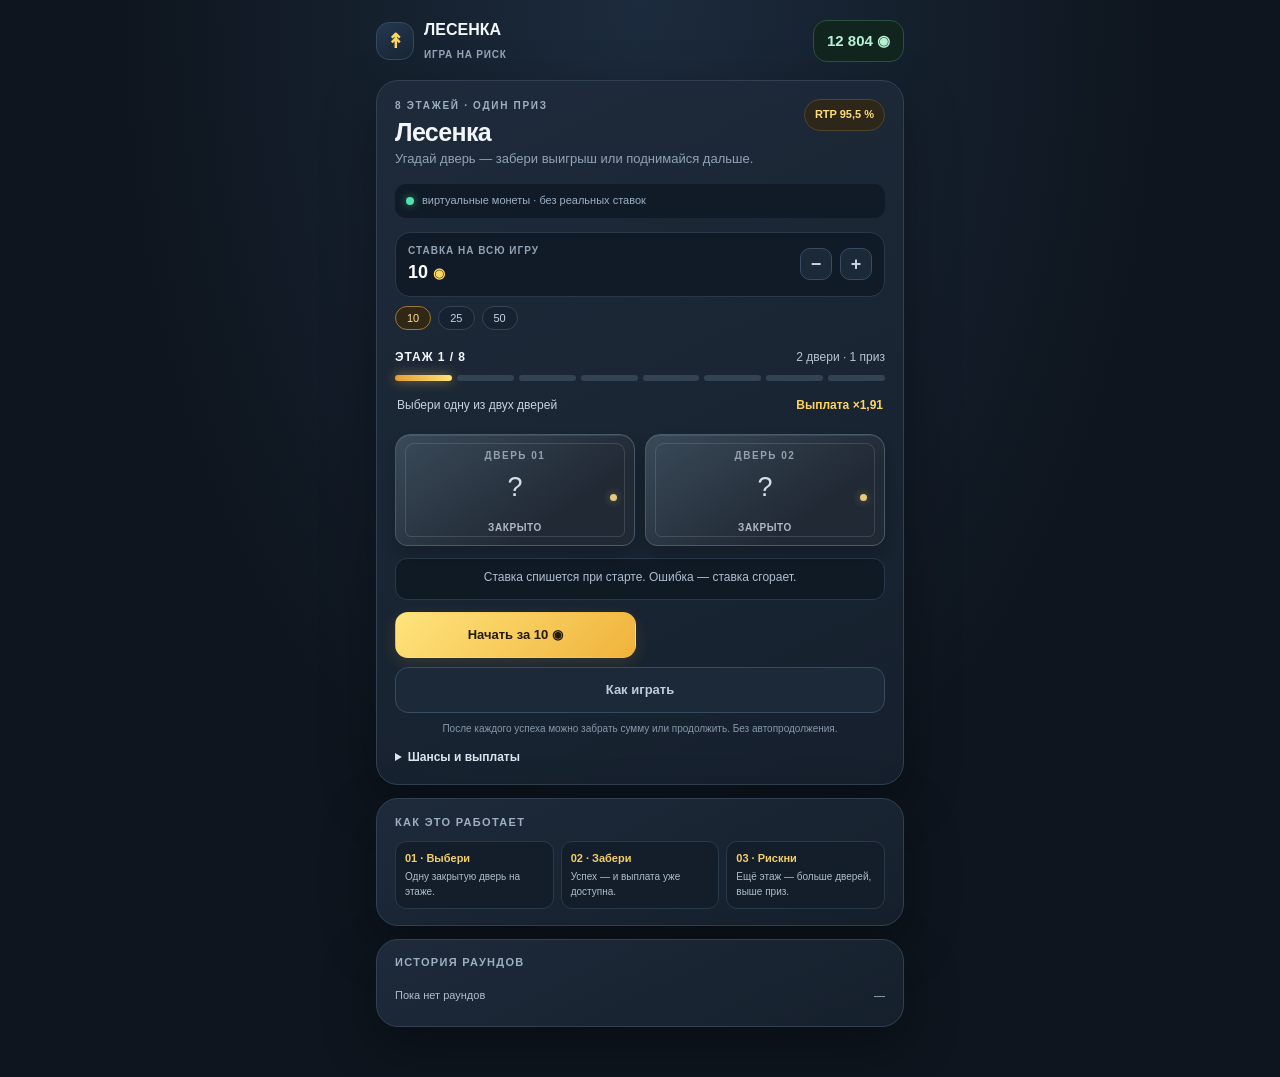
<file: docs/ladder-preview.html>
<!doctype html>
<html lang="ru">
<head>
<meta charset="utf-8">
<meta name="viewport" content="width=device-width,initial-scale=1">
<title>Лесенка — интерактивный макет</title>
<style>
:root{color-scheme:dark;--bg:#0e151e;--card:#192432;--line:#2a394a;--muted:#92a3b6;--ink:#f2f6fb;--gold:#ffd45f;--gold2:#f0a928;--mint:#50e3ae;--red:#ff7284;--violet:#a887ff}
*{box-sizing:border-box}body{margin:0;background:radial-gradient(ellipse at 50% 0,#1c2b3d 0,#0e151e 58%);color:var(--ink);font:15px/1.45 -apple-system,BlinkMacSystemFont,"Segoe UI",Roboto,Arial,sans-serif;min-height:100vh}
.shell{max-width:560px;margin:auto;padding:18px 16px 50px}.top{display:flex;align-items:center;justify-content:space-between;margin-bottom:16px}.brand{display:flex;align-items:center;gap:10px;font-size:16px;font-weight:800}.brandmark{display:grid;place-items:center;width:38px;height:38px;border-radius:13px;background:linear-gradient(150deg,#243851,#172432);border:1px solid #344a60;color:var(--gold);font-size:20px}.balance{padding:9px 13px;border:1px solid #28513f;border-radius:14px;background:#11251e;color:#b5f2d4;font-weight:800;font-variant-numeric:tabular-nums}
.card{border:1px solid #314153;border-radius:22px;background:linear-gradient(155deg,rgba(30,43,59,.97),rgba(22,32,45,.98));box-shadow:0 18px 55px #0005;overflow:hidden}.game{padding:18px}.head{display:flex;align-items:flex-start;justify-content:space-between;gap:12px}.eyebrow{font-size:10px;letter-spacing:.17em;font-weight:900;color:#9eafc2}.title{font-size:25px;line-height:1.1;margin:5px 0 4px;font-weight:900;letter-spacing:-.025em}.subtitle{font-size:13px;color:var(--muted)}.tag{padding:7px 10px;border:1px solid #504329;border-radius:999px;background:#2d2719;color:#ffdc7c;font-size:11px;white-space:nowrap;font-weight:800}
.disclaimer{margin:15px 0 14px;padding:9px 11px;border-radius:11px;background:#101b27;color:#9cb0c5;font-size:11px;display:flex;gap:8px;align-items:center}.disclaimer i{width:8px;height:8px;background:var(--mint);border-radius:50%;box-shadow:0 0 9px #50e3ae88;flex:none}
.stakebar{display:flex;align-items:center;gap:8px;padding:11px 12px;border:1px solid var(--line);border-radius:15px;background:#111b27}.stake-label{margin-right:auto}.stake-label small{display:block;color:var(--muted);font-size:10px;letter-spacing:.1em;font-weight:800}.stake-value{font-size:18px;font-weight:900;color:#fff}.stake-value em{font-style:normal;color:var(--gold);font-size:14px}.stake-ctrl{width:32px;height:32px;border-radius:10px;border:1px solid #3a4c61;background:#1b2938;color:#c5d3e2;font-weight:900;font-size:18px;cursor:pointer}.presets{display:flex;gap:7px;margin:9px 0 13px}.preset{border:1px solid #334457;background:#162230;color:#c5d4e3;border-radius:999px;padding:5px 11px;font-size:11px;cursor:pointer}.preset.active{border-color:#9c782d;color:#ffe18a;background:#302815}
.progress-wrap{margin-top:19px}.progress-head{display:flex;justify-content:space-between;align-items:center;margin-bottom:9px}.round-title{font-size:12px;font-weight:900;letter-spacing:.08em}.round-meta{font-size:12px;color:#b7c4d3}.track{display:grid;grid-template-columns:repeat(8,1fr);gap:5px}.step{height:6px;border-radius:99px;background:#344354;transition:.25s}.step.done{background:linear-gradient(90deg,#3fcea0,#81f0c2)}.step.current{background:linear-gradient(90deg,#e39f2d,#ffe27b);box-shadow:0 0 12px #ffcf5980}
.game-note{display:flex;justify-content:space-between;align-items:center;margin:16px 2px 9px;font-size:12px;color:#c6d2df}.odds{color:var(--gold);font-weight:800}.doors{display:grid;grid-template-columns:repeat(3,minmax(0,1fr));gap:10px;align-items:end;padding:5px 0 10px;min-height:132px}.door{position:relative;min-height:112px;border:1px solid #465b70;border-radius:15px 15px 12px 12px;background:linear-gradient(145deg,#344b61,#1d2a39 70%);box-shadow:inset 0 1px #ffffff18,0 9px 20px #0003;overflow:hidden;color:#dbe6f1;cursor:pointer;transition:transform .18s,border-color .2s,filter .2s}.door:before{content:"";position:absolute;left:9px;right:9px;top:8px;bottom:8px;border:1px solid #a7bbce33;border-radius:9px 9px 6px 6px}.door:after{content:"";position:absolute;right:17px;top:54%;width:7px;height:7px;background:#f2c75f;border-radius:50%;box-shadow:0 0 8px #f2c75f77}.door:hover:not(:disabled){transform:translateY(-4px);border-color:#f5cd63}.door:disabled{cursor:default;filter:saturate(.7)}.door .num{position:absolute;top:15px;left:0;right:0;text-align:center;font-size:10px;letter-spacing:.15em;color:#8ea3b8;font-weight:900}.door .glyph{position:absolute;left:0;right:0;top:37px;text-align:center;font-size:27px;color:#d2deeb}.door.correct{border-color:#55dfa9;background:linear-gradient(145deg,#145946,#163c36);box-shadow:0 0 23px #45e6ad35}.door.correct:after{display:none}.door.correct .glyph{color:#ffe17d;text-shadow:0 0 17px #ffc84199}.door.wrong{border-color:#bd5163;background:linear-gradient(145deg,#5a2536,#281e2a)}.door.open-other{border-color:#52d7a4;background:linear-gradient(145deg,#155740,#1b2c36)}.door .door-foot{position:absolute;bottom:12px;left:0;right:0;font-size:10px;color:#a9bacb;text-align:center;font-weight:800;letter-spacing:.06em}
.result{min-height:42px;margin:2px 0 12px;padding:10px 12px;border-radius:12px;background:#101a25;border:1px solid #29394b;color:#aebdcd;font-size:12px;text-align:center}.result.good{border-color:#29785a;color:#a5f2d1;background:#12271f}.result.bad{border-color:#743d4a;color:#ffc1ca;background:#2b1a22}.result b{color:#fff}.actions{display:grid;grid-template-columns:1fr 1fr;gap:9px}.btn{min-height:46px;border-radius:13px;border:1px solid transparent;padding:10px 12px;font-weight:900;font-size:13px;cursor:pointer;transition:filter .15s,transform .15s}.btn:active{transform:scale(.98)}.btn:disabled{opacity:.42;cursor:not-allowed}.btn.gold{color:#211a0d;background:linear-gradient(135deg,#ffe47d,#f0b33b);box-shadow:0 5px 16px #e8ae3c24}.btn.continue{color:#e9e1ff;background:linear-gradient(135deg,#4f3c7d,#30294f);border-color:#7961b3}.btn.secondary{grid-column:1/-1;color:#bfccda;background:#1b2938;border-color:#394b60}.helper{text-align:center;margin:9px 0 0;color:#8798aa;font-size:10px}.secondary-card{margin-top:13px;padding:16px 18px}.section-title{font-weight:900;letter-spacing:.12em;font-size:11px;color:#9eafc2;margin:0 0 10px}.how{display:grid;grid-template-columns:repeat(3,1fr);gap:7px}.how div{padding:9px;border:1px solid #29394a;border-radius:11px;background:#131e2a;font-size:10px;color:#aebdcb}.how b{display:block;color:#f4ce6a;margin-bottom:3px;font-size:11px}
details{margin-top:13px;color:#b7c6d5}summary{cursor:pointer;color:#dce5ee;font-size:12px;font-weight:800}table{width:100%;border-collapse:collapse;margin-top:10px;font-size:10px;font-variant-numeric:tabular-nums}th,td{text-align:right;padding:6px 3px;border-bottom:1px solid #304153}th:first-child,td:first-child{text-align:left}th{color:#a9bacb;font-weight:800}td:last-child{color:#ffdc7d;font-weight:800}.tiny{color:#8192a4;font-size:10px;line-height:1.5;margin:9px 0 0}.history{margin-top:13px;padding:15px 18px}.history-list{display:flex;flex-direction:column;gap:6px}.history-row{display:flex;justify-content:space-between;padding:7px 0;border-bottom:1px solid #2b3949;color:#aebdcb;font-size:11px}.history-row:last-child{border:0}.toast{position:fixed;left:50%;bottom:20px;transform:translate(-50%,12px);opacity:0;padding:10px 15px;border-radius:12px;background:#eaf3f9;color:#12202c;font-weight:800;font-size:12px;box-shadow:0 8px 28px #0007;transition:.2s;pointer-events:none}.toast.on{opacity:1;transform:translate(-50%,0)}
@media(max-width:420px){.shell{padding:12px 10px 30px}.game{padding:14px}.title{font-size:22px}.doors{gap:7px}.door{min-height:102px}.actions{gap:7px}.btn{font-size:12px;padding:9px 8px}.tag{font-size:10px}.how div{padding:7px;font-size:9px}}
</style>
</head>
<body>
<div class="shell">
  <header class="top"><div class="brand"><span class="brandmark">↟</span><span>ЛЕСЕНКА<br><small style="font-size:10px;color:#93a4b7;font-weight:600;letter-spacing:.08em">ИГРА НА РИСК</small></span></div><div class="balance" id="balance">12 804 ◉</div></header>
  <main>
    <section class="card game">
      <div class="head"><div><div class="eyebrow">8 ЭТАЖЕЙ · ОДИН ПРИЗ</div><h1 class="title">Лесенка</h1><div class="subtitle">Угадай дверь — забери выигрыш или поднимайся дальше.</div></div><div class="tag">RTP 95,5 %</div></div>
      <div class="disclaimer"><i></i><span>виртуальные монеты · без реальных ставок</span></div>
      <div class="stakebar"><div class="stake-label"><small>СТАВКА НА ВСЮ ИГРУ</small><span class="stake-value"><span id="stake">10</span> <em>◉</em></span></div><button class="stake-ctrl" id="minus" aria-label="Уменьшить">−</button><button class="stake-ctrl" id="plus" aria-label="Увеличить">+</button></div>
      <div class="presets"><button class="preset active" data-stake="10">10</button><button class="preset" data-stake="25">25</button><button class="preset" data-stake="50">50</button></div>
      <div class="progress-wrap"><div class="progress-head"><span class="round-title" id="roundTitle">ЭТАЖ 1 / 8</span><span class="round-meta" id="roundMeta">2 двери · 1 приз</span></div><div class="track" id="track"></div></div>
      <div class="game-note"><span id="note">Выбери одну из двух дверей</span><span class="odds" id="multiplier">Выплата ×1,91</span></div>
      <div class="doors" id="doors"></div>
      <div class="result" id="result">Ставка спишется при старте. Ошибка — ставка сгорает.</div>
      <div class="actions" id="actions"><button class="btn gold" id="start">Начать за 10 ◉</button><button class="btn secondary" id="rules">Как играть</button></div>
      <p class="helper" id="helper">После каждого успеха можно забрать сумму или продолжить. Без автопродолжения.</p>
      <details><summary>Шансы и выплаты</summary><table><thead><tr><th>Этаж</th><th>Дверей</th><th>Дойти</th><th>Множитель</th></tr></thead><tbody id="payouts"></tbody></table><p class="tiny">Выплата включает исходную ставку. Приз прячет сервер; клиент узнаёт результат только после выбора.</p></details>
    </section>
    <section class="card secondary-card" id="howCard"><h2 class="section-title">КАК ЭТО РАБОТАЕТ</h2><div class="how"><div><b>01 · Выбери</b>Одну закрытую дверь на этаже.</div><div><b>02 · Забери</b>Успех — и выплата уже доступна.</div><div><b>03 · Рискни</b>Ещё этаж — больше дверей, выше приз.</div></div></section>
    <section class="card history"><h2 class="section-title">ИСТОРИЯ РАУНДОВ</h2><div class="history-list" id="history"><div class="history-row"><span>Пока нет раундов</span><span>—</span></div></div></section>
  </main>
</div>
<div class="toast" id="toast"></div>
<script>
(()=>{
  const RTP=.955, startBalance=12804, maxStake=50;
  let balance=startBalance, stake=10, round=1, safe=-1, phase='ready', cashout=0, history=[];
  const $=s=>document.querySelector(s), money=n=>Math.round(n).toLocaleString('ru-RU').replace(/\u00a0/g,' '), windows=()=>round+1, mult=k=>RTP*factorial(k+1), factorial=n=>{let x=1;for(let i=2;i<=n;i++)x*=i;return x};
  const doorWord=count=>{const n=count%100,last=n%10;return `${count} ${n>=11&&n<=14||last===0||last>=5?'дверей':last===1?'дверь':'двери'}`};
  const chance=k=>1/factorial(k+1);
  function toast(s){const n=$('#toast');n.textContent=s;n.classList.add('on');setTimeout(()=>n.classList.remove('on'),2200)}
  function renderTrack(){ $('#track').innerHTML=''; for(let i=1;i<=8;i++){const d=document.createElement('i');d.className='step'+(i<round?' done':i===round?' current':'');$('#track').append(d)} }
  function renderDoors(reveal=false,chosen=-1){
    const box=$('#doors');box.innerHTML='';box.style.gridTemplateColumns=`repeat(${Math.min(windows(),4)},minmax(0,1fr))`;
    for(let i=0;i<windows();i++){
      const b=document.createElement('button');b.className='door';b.disabled=phase!=='pick';
      const isSafe=i===safe;
      if(reveal&&isSafe)b.classList.add(i===chosen?'correct':'open-other');
      if(reveal&&i===chosen&&!isSafe)b.classList.add('wrong');
      b.innerHTML=`<span class="num">ДВЕРЬ ${String(i+1).padStart(2,'0')}</span><span class="glyph">${reveal&&isSafe?'✦':reveal&&i===chosen?'×':'?'}</span><span class="door-foot">${reveal&&isSafe?'ПРИЗ':reveal&&i===chosen?'ПУСТО':'ЗАКРЫТО'}</span>`;
      b.addEventListener('click',()=>choose(i));box.append(b);
    }
  }
  function sync(){
    $('#balance').textContent=money(balance)+' ◉';$('#stake').textContent=money(stake);$('#roundTitle').textContent=`ЭТАЖ ${round} / 8`;
    $('#roundMeta').textContent=`${doorWord(windows())} · 1 приз`;$('#multiplier').textContent=`Выплата ×${mult(round).toLocaleString('ru-RU',{maximumFractionDigits:2})}`;
    $('#note').textContent=phase==='ready'?'Выбери одну из двух дверей':phase==='pick'?`Где приз? · шанс ${Math.round(100/windows())}%`:phase==='won'?`Приз найден · ${money(cashout)} ◉`:phase==='lost'?'Этот ход оказался пустым':'Раунд завершён';
    document.querySelectorAll('.preset').forEach(b=>b.classList.toggle('active',Number(b.dataset.stake)===stake));
    $('#start').disabled=phase!=='ready'||stake>balance;$('#start').textContent=phase==='ready'?`Начать за ${money(stake)} ◉`:phase==='pick'?'Выбери дверь':'Начать заново';
    $('#start').style.display=phase==='ready'||phase==='lost'||phase==='done'?'block':'none';
    $('#actions').querySelectorAll('.dynamic').forEach(x=>x.remove());
    if(phase==='won'){
      const take=document.createElement('button');take.className='btn gold dynamic';take.textContent=`Забрать ${money(cashout)} ◉`;take.onclick=collect;$('#actions').prepend(take);
      if(round<8){const go=document.createElement('button');go.className='btn continue dynamic';go.textContent=`Дальше · ${doorWord(windows()+1)}`;go.onclick=continueGame;$('#actions').prepend(go)}
    }
    if(phase==='lost'||phase==='done'){
      const again=document.createElement('button');again.className='btn gold dynamic';again.textContent='Сыграть ещё';again.onclick=reset;$('#actions').prepend(again);$('#start').style.display='none';
    }
    if(phase==='ready')$('#result').className='result';
    if(phase==='pick'){$('#result').className='result';$('#result').textContent='Выбирай осторожно: на каждом этаже один приз.'}
    if(phase==='won'){$('#result').className='result good';$('#result').innerHTML=`<b>Нашёл приз!</b> Можно забрать ${money(cashout)} ◉ или рискнуть следующей дверью.`}
    if(phase==='lost'){$('#result').className='result bad';$('#result').innerHTML=`<b>Мимо.</b> Ставка ${money(stake)} ◉ потеряна.`}
    if(phase==='done'){$('#result').className='result good';$('#result').innerHTML=`<b>Все 8 этажей пройдены!</b> Забрано ${money(cashout)} ◉.`}
    $('#helper').textContent=phase==='pick'?'Касса появится после верного выбора. Ошибка завершает игру.':'После каждого успеха можно забрать сумму или продолжить. Без автопродолжения.';
    renderTrack();renderDoors(phase==='won'||phase==='lost'||phase==='done',window.chosen??-1);renderHistory();
  }
  function start(){if(phase!=='ready'||stake>balance)return;balance-=stake;round=1;safe=Math.floor(Math.random()*windows());phase='pick';window.chosen=-1;sync()}
  function choose(i){if(phase!=='pick')return;window.chosen=i;if(i===safe){cashout=Math.round(stake*mult(round));phase=round===8?'done':'won';if(phase==='done'){balance+=cashout;history.unshift({round:8,stake,payout:cashout,result:'Пройдено'})}}else{phase='lost';history.unshift({round,stake,payout:0,result:'Промах'})}sync()}
  function collect(){balance+=cashout;history.unshift({round,stake,payout:cashout,result:`Забрано на этаже ${round}`});phase='done';sync()}
  function continueGame(){if(phase!=='won'||round>=8)return;round++;safe=Math.floor(Math.random()*windows());phase='pick';window.chosen=-1;cashout=0;sync()}
  function reset(){round=1;phase='ready';safe=-1;window.chosen=-1;cashout=0;sync()}
  function renderHistory(){const h=$('#history');h.innerHTML=history.length?'':'<div class="history-row"><span>Пока нет раундов</span><span>—</span></div>';history.slice(0,5).forEach(x=>{const r=document.createElement('div');r.className='history-row';r.innerHTML=`<span>${x.result} · этаж ${x.round} · ставка ${money(x.stake)} ◉</span><b style="color:${x.payout?'#8ae9bd':'#ff9aaa'}">${x.payout?'+'+money(x.payout):'−'+money(x.stake)} ◉</b>`;h.append(r)})}
  function renderPayouts(){const b=$('#payouts');for(let k=1;k<=8;k++){const r=document.createElement('tr');r.innerHTML=`<td>${k}</td><td>${k+1}</td><td>${(chance(k)*100).toLocaleString('ru-RU',{maximumFractionDigits:4})}%</td><td>×${mult(k).toLocaleString('ru-RU',{maximumFractionDigits:2})}</td>`;b.append(r)}}
  document.querySelectorAll('.preset').forEach(b=>b.onclick=()=>{if(phase==='ready'){stake=Math.min(maxStake,Number(b.dataset.stake));sync()}});
  $('#minus').onclick=()=>{if(phase==='ready')stake=Math.max(10,stake-5),sync()};$('#plus').onclick=()=>{if(phase==='ready')stake=Math.min(maxStake,stake+5),sync()};$('#start').onclick=start;
  $('#rules').onclick=()=>document.querySelector('#howCard').scrollIntoView({behavior:'smooth'});
  renderPayouts();sync();
})();
</script>
</body>
</html>
</file>
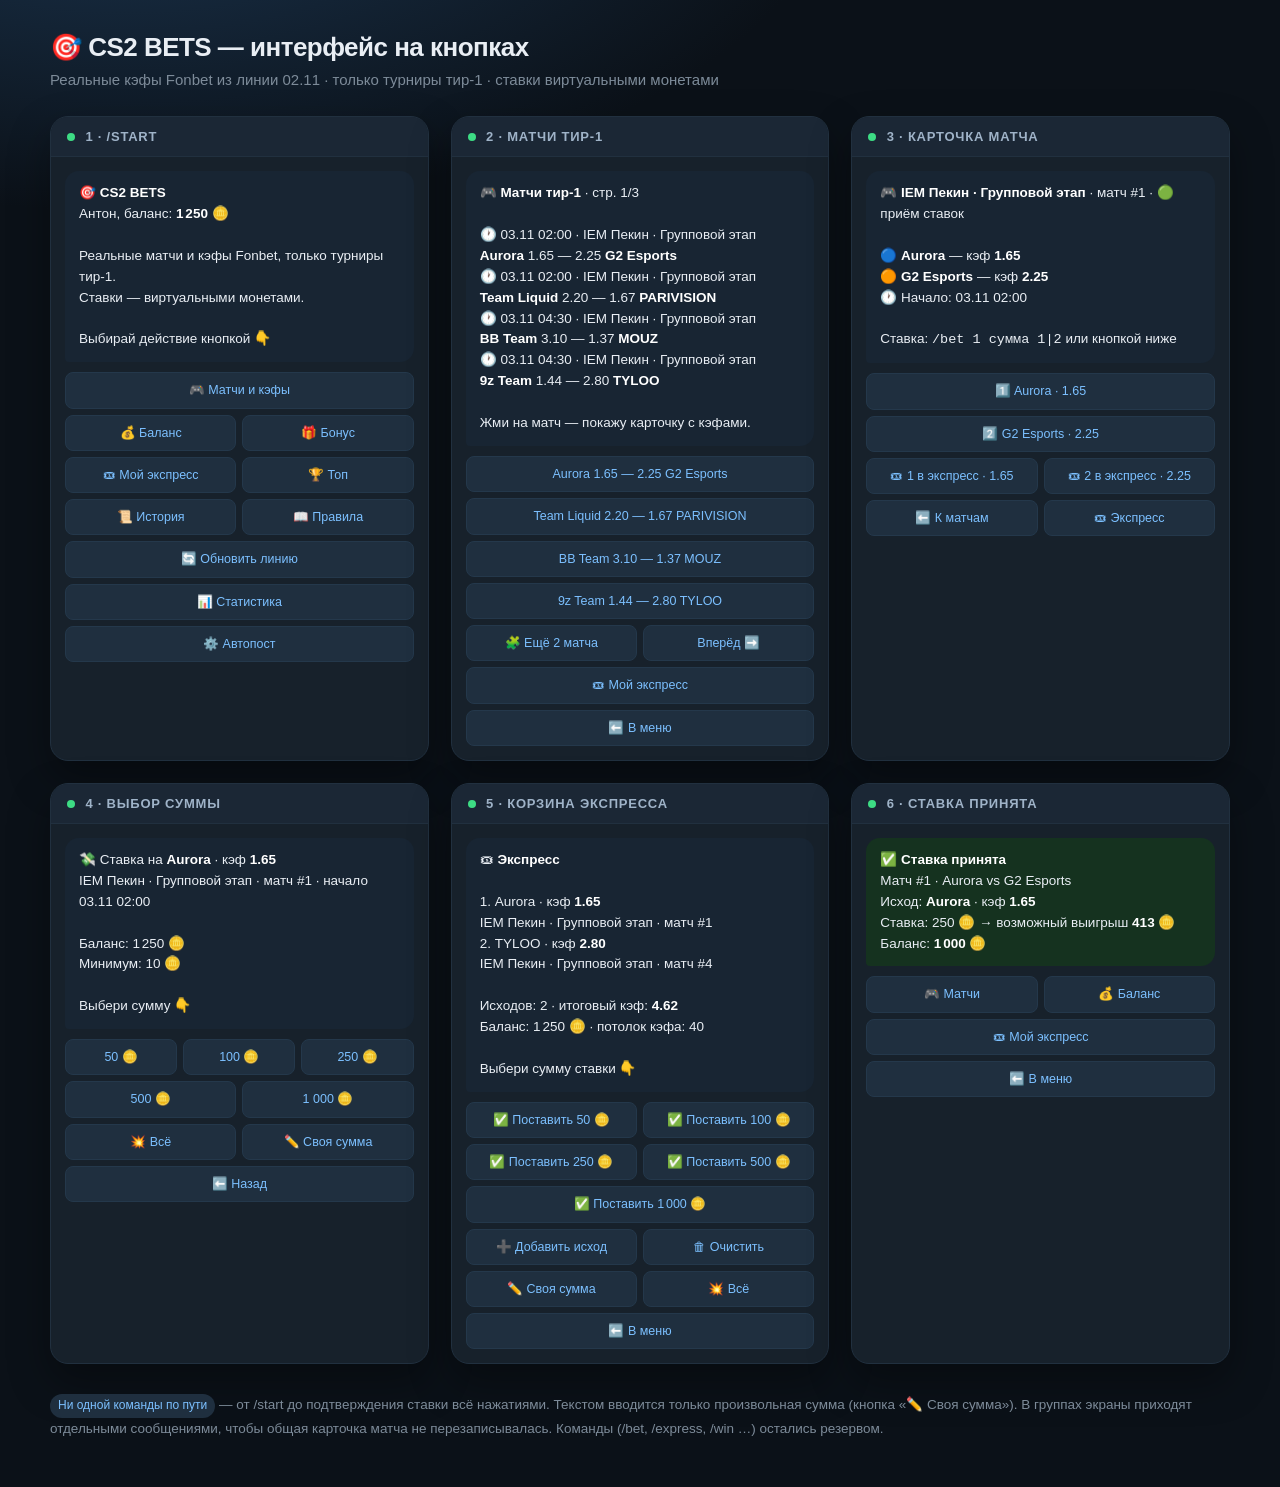
<file: docs/ui-preview.html>
<!doctype html>
<html lang="ru"><head><meta charset="utf-8"><title>CS2 BETS — экраны бота</title>
<style>
  :root { --bg:#0e1621; --panel:#17212b; --bubble:#182533; --accent:#4a9eff; --text:#e9eef4; --muted:#7d8b99; }
  * { box-sizing:border-box; }
  body { margin:0; padding:32px 24px 48px; background:radial-gradient(1200px 600px at 10% -10%, #1b3550 0%, #0b1118 60%); color:var(--text);
         font-family:-apple-system,BlinkMacSystemFont,"Segoe UI",Roboto,"Helvetica Neue",Arial,sans-serif; }
  header { max-width:1180px; margin:0 auto 28px; }
  h1 { font-size:26px; margin:0 0 8px; letter-spacing:-.02em; }
  header p { margin:0; color:var(--muted); font-size:15px; }
  .grid { display:grid; grid-template-columns:repeat(auto-fit,minmax(320px,1fr)); gap:22px; max-width:1180px; margin:0 auto; }
  .phone { background:var(--panel); border:1px solid #21303f; border-radius:18px; overflow:hidden;
           box-shadow:0 18px 40px rgba(0,0,0,.35); display:flex; flex-direction:column; }
  .bar { padding:12px 16px; font-size:13px; font-weight:600; color:#9fb3c8; background:#1b2735; border-bottom:1px solid #21303f;
         text-transform:uppercase; letter-spacing:.06em; }
  .dot { display:inline-block; width:8px; height:8px; border-radius:50%; background:#3ddc84; margin-right:6px; }
  .chat { padding:14px; display:flex; flex-direction:column; gap:10px; flex:1; }
  .bubble { background:var(--bubble); border-radius:14px 14px 14px 4px; padding:12px 14px; font-size:13.5px; line-height:1.55; }
  .bubble.ok { background:#15321f; }
  .bubble b { color:#fff; }
  .kb { display:flex; flex-direction:column; gap:6px; }
  .krow { display:flex; gap:6px; }
  .btn { flex:1; text-align:center; padding:9px 6px; font-size:12.5px; line-height:1.3; color:#7cc0ff; background:#1f2f3f;
         border-radius:8px; border:1px solid #24384b; }
  footer { max-width:1180px; margin:30px auto 0; color:var(--muted); font-size:13.5px; line-height:1.6; }
  .pill { display:inline-block; padding:2px 8px; border-radius:999px; background:#1f2f3f; color:#7cc0ff; font-size:12px; }
</style></head>
<body>
<header>
  <h1>🎯 CS2 BETS — интерфейс на кнопках</h1>
  <p>Реальные кэфы Fonbet из линии 02.11 · только турниры тир-1 · ставки виртуальными монетами</p>
</header>
<div class="grid">
    <section class="phone">
      <div class="bar"><span class="dot"></span> 1 · /start</div>
      <div class="chat">
        <div class="bubble ">🎯 <b>CS2 BETS</b><br>Антон, баланс: <b>1 250 🪙</b><br><br>Реальные матчи и кэфы Fonbet, только турниры тир-1.<br>Ставки — виртуальными монетами.<br><br>Выбирай действие кнопкой 👇</div>
        <div class='kb'><div class='krow'><span class='btn'>🎮 Матчи и кэфы</span></div><div class='krow'><span class='btn'>💰 Баланс</span><span class='btn'>🎁 Бонус</span></div><div class='krow'><span class='btn'>🎟 Мой экспресс</span><span class='btn'>🏆 Топ</span></div><div class='krow'><span class='btn'>📜 История</span><span class='btn'>📖 Правила</span></div><div class='krow'><span class='btn'>🔄 Обновить линию</span></div><div class='krow'><span class='btn'>📊 Статистика</span></div><div class='krow'><span class='btn'>⚙️ Автопост</span></div></div>
      </div>
    </section>
    <section class="phone">
      <div class="bar"><span class="dot"></span> 2 · Матчи тир-1</div>
      <div class="chat">
        <div class="bubble ">🎮 <b>Матчи тир-1</b> · стр. 1/3<br><br>🕐 03.11 02:00 · IEM Пекин · Групповой этап<br>   <b>Aurora</b> 1.65 — 2.25 <b>G2 Esports</b><br>🕐 03.11 02:00 · IEM Пекин · Групповой этап<br>   <b>Team Liquid</b> 2.20 — 1.67 <b>PARIVISION</b><br>🕐 03.11 04:30 · IEM Пекин · Групповой этап<br>   <b>BB Team</b> 3.10 — 1.37 <b>MOUZ</b><br>🕐 03.11 04:30 · IEM Пекин · Групповой этап<br>   <b>9z Team</b> 1.44 — 2.80 <b>TYLOO</b><br><br>Жми на матч — покажу карточку с кэфами.</div>
        <div class='kb'><div class='krow'><span class='btn'>Aurora 1.65 — 2.25 G2 Esports</span></div><div class='krow'><span class='btn'>Team Liquid 2.20 — 1.67 PARIVISION</span></div><div class='krow'><span class='btn'>BB Team 3.10 — 1.37 MOUZ</span></div><div class='krow'><span class='btn'>9z Team 1.44 — 2.80 TYLOO</span></div><div class='krow'><span class='btn'>🧩 Ещё 2 матча</span><span class='btn'>Вперёд ➡️</span></div><div class='krow'><span class='btn'>🎟 Мой экспресс</span></div><div class='krow'><span class='btn'>⬅️ В меню</span></div></div>
      </div>
    </section>
    <section class="phone">
      <div class="bar"><span class="dot"></span> 3 · Карточка матча</div>
      <div class="chat">
        <div class="bubble ">🎮 <b>IEM Пекин · Групповой этап</b> · матч #1 · 🟢 приём ставок<br><br>🔵 <b>Aurora</b> — кэф <b>1.65</b><br>🟠 <b>G2 Esports</b> — кэф <b>2.25</b><br>🕐 Начало: 03.11 02:00<br><br>Ставка: <code>/bet 1 сумма 1|2</code> или кнопкой ниже</div>
        <div class='kb'><div class='krow'><span class='btn'>1️⃣ Aurora · 1.65</span></div><div class='krow'><span class='btn'>2️⃣ G2 Esports · 2.25</span></div><div class='krow'><span class='btn'>🎟 1 в экспресс · 1.65</span><span class='btn'>🎟 2 в экспресс · 2.25</span></div><div class='krow'><span class='btn'>⬅️ К матчам</span><span class='btn'>🎟 Экспресс</span></div></div>
      </div>
    </section>
    <section class="phone">
      <div class="bar"><span class="dot"></span> 4 · Выбор суммы</div>
      <div class="chat">
        <div class="bubble ">💸 Ставка на <b>Aurora</b> · кэф <b>1.65</b><br>IEM Пекин · Групповой этап · матч #1 · начало 03.11 02:00<br><br>Баланс: 1 250 🪙<br>Минимум: 10 🪙<br><br>Выбери сумму 👇</div>
        <div class='kb'><div class='krow'><span class='btn'>50 🪙</span><span class='btn'>100 🪙</span><span class='btn'>250 🪙</span></div><div class='krow'><span class='btn'>500 🪙</span><span class='btn'>1 000 🪙</span></div><div class='krow'><span class='btn'>💥 Всё</span><span class='btn'>✏️ Своя сумма</span></div><div class='krow'><span class='btn'>⬅️ Назад</span></div></div>
      </div>
    </section>
    <section class="phone">
      <div class="bar"><span class="dot"></span> 5 · Корзина экспресса</div>
      <div class="chat">
        <div class="bubble ">🎟 <b>Экспресс</b><br><br>1. Aurora · кэф <b>1.65</b><br>   IEM Пекин · Групповой этап · матч #1<br>2. TYLOO · кэф <b>2.80</b><br>   IEM Пекин · Групповой этап · матч #4<br><br>Исходов: 2 · итоговый кэф: <b>4.62</b><br>Баланс: 1 250 🪙 · потолок кэфа: 40<br><br>Выбери сумму ставки 👇</div>
        <div class='kb'><div class='krow'><span class='btn'>✅ Поставить 50 🪙</span><span class='btn'>✅ Поставить 100 🪙</span></div><div class='krow'><span class='btn'>✅ Поставить 250 🪙</span><span class='btn'>✅ Поставить 500 🪙</span></div><div class='krow'><span class='btn'>✅ Поставить 1 000 🪙</span></div><div class='krow'><span class='btn'>➕ Добавить исход</span><span class='btn'>🗑 Очистить</span></div><div class='krow'><span class='btn'>✏️ Своя сумма</span><span class='btn'>💥 Всё</span></div><div class='krow'><span class='btn'>⬅️ В меню</span></div></div>
      </div>
    </section>
    <section class="phone">
      <div class="bar"><span class="dot"></span> 6 · Ставка принята</div>
      <div class="chat">
        <div class="bubble ok">✅ <b>Ставка принята</b><br>Матч #1 · Aurora vs G2 Esports<br>Исход: <b>Aurora</b> · кэф <b>1.65</b><br>Ставка: 250 🪙 → возможный выигрыш <b>413 🪙</b><br>Баланс: <b>1 000 🪙</b></div>
        <div class='kb'><div class='krow'><span class='btn'>🎮 Матчи</span><span class='btn'>💰 Баланс</span></div><div class='krow'><span class='btn'>🎟 Мой экспресс</span></div><div class='krow'><span class='btn'>⬅️ В меню</span></div></div>
      </div>
    </section></div>
<footer>
  <span class="pill">Ни одной команды по пути</span> — от /start до подтверждения ставки всё нажатиями.
  Текстом вводится только произвольная сумма (кнопка «✏️ Своя сумма»). В группах экраны приходят отдельными
  сообщениями, чтобы общая карточка матча не перезаписывалась. Команды (/bet, /express, /win …) остались резервом.
</footer>
</body></html>
</file>
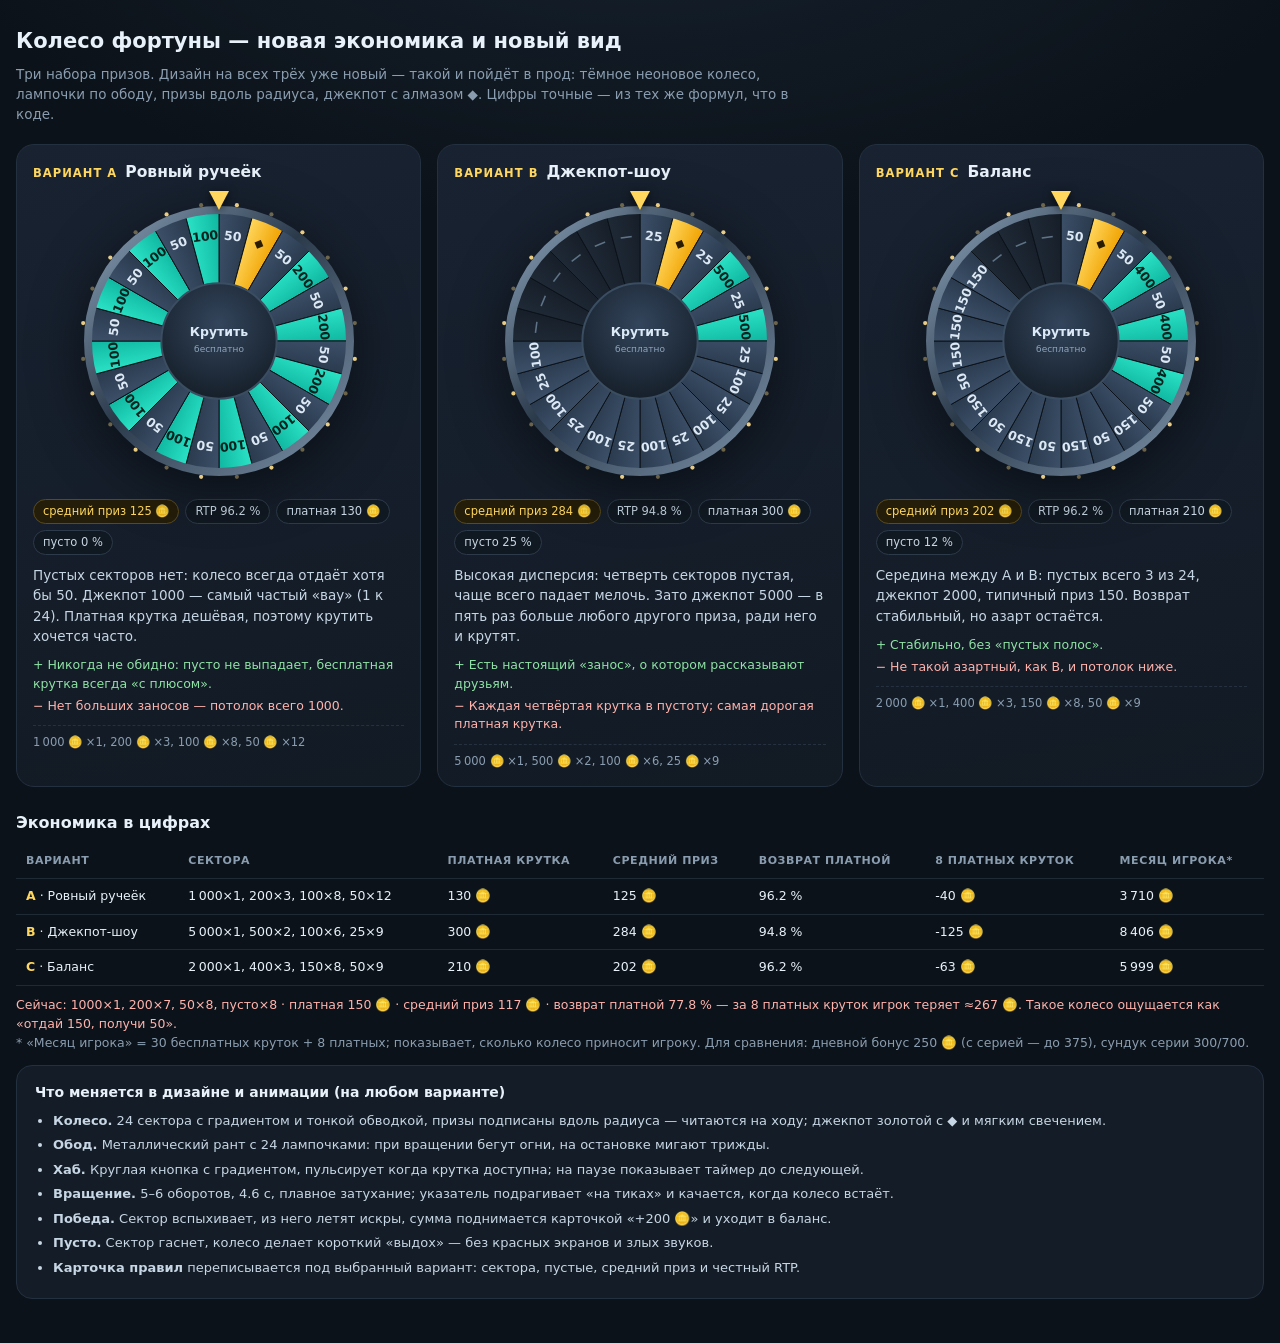
<file: docs/wheel-variants.html>
<!doctype html>
<html lang="ru"><head><meta charset="utf-8">
<meta name="viewport" content="width=device-width,initial-scale=1">
<title>Колесо фортуны — три варианта экономики</title>
<style>
  :root{--bg:#0C1219;--card:#141d27;--line:#233040;--text:#e8f1fa;--muted:#8a9db0;--gold:#FFD75E;--teal:#2BE3C6}
  *{box-sizing:border-box}
  body{margin:0;background:radial-gradient(1200px 600px at 50% -10%,#16222f,#0C1219 60%);
    color:var(--text);font:15px/1.5 system-ui,-apple-system,"Segoe UI",Roboto,sans-serif;padding:26px 16px 44px}
  h1{font-size:21px;margin:0 0 6px}
  .sub{color:var(--muted);font-size:13.5px;margin:0 0 20px;max-width:780px}
  .cards{display:grid;grid-template-columns:repeat(auto-fit,minmax(304px,1fr));gap:16px;margin-bottom:24px}
  .card{background:linear-gradient(170deg,#182231,#121a24);border:1px solid var(--line);border-radius:18px;padding:16px}
  .card header{display:flex;align-items:baseline;gap:8px;margin-bottom:4px}
  .card header b{font-size:11.5px;letter-spacing:.09em;text-transform:uppercase;color:var(--gold)}
  .card header span{font-size:15.5px;font-weight:700}
  .wheelbox{position:relative;display:grid;place-items:center;margin:10px 0 12px}
  .wheel{filter:drop-shadow(0 12px 26px rgba(0,0,0,.5));max-width:100%;height:auto}
  .pointer{position:absolute;top:-4px;left:50%;transform:translateX(-50%);width:0;height:0;z-index:3;
    border-left:10px solid transparent;border-right:10px solid transparent;border-top:19px solid #FFD75E;
    filter:drop-shadow(0 2px 4px rgba(0,0,0,.65))}
  .pills{display:flex;flex-wrap:wrap;gap:6px;margin-bottom:10px}
  .pill{font-size:11.5px;padding:3px 9px;border-radius:999px;border:1px solid #2c3a4a;color:#c7d6e4;background:#101821}
  .pill.gold{border-color:#5a4a1c;color:#FFD75E;background:#241d09}
  .feel{margin:0 0 10px;font-size:13.5px;color:#c7d6e4}
  .pros{list-style:none;margin:0 0 10px;padding:0;font-size:12.5px}
  .pros li{margin-bottom:3px}
  .pros .ok{color:#8fe3a5} .pros .bad{color:#ffb3ad}
  .combo{font-size:11.5px;color:var(--muted);border-top:1px dashed #26313f;padding-top:8px}
  h2{font-size:16px;margin:24px 0 10px}
  .tablewrap{overflow-x:auto}
  table{width:100%;border-collapse:collapse;font-size:12.5px;min-width:620px}
  th,td{text-align:left;padding:8px 10px;border-bottom:1px solid #1f2a37}
  th{color:var(--muted);font-weight:600;font-size:11px;text-transform:uppercase;letter-spacing:.05em}
  td b{color:var(--gold)}
  .now{color:#ffb3ad}
  .note{font-size:12.5px;color:var(--muted);margin-top:10px}
  .spec{background:var(--card);border:1px solid var(--line);border-radius:16px;padding:16px 18px;margin-top:10px}
  .spec h3{margin:0 0 8px;font-size:14px}
  .spec ul{margin:0;padding-left:18px;font-size:13px;color:#c7d6e4}
  .spec li{margin-bottom:5px}
</style></head>
<body>
<h1>Колесо фортуны — новая экономика и новый вид</h1>
<p class="sub">Три набора призов. Дизайн на всех трёх уже новый — такой и пойдёт в прод: тёмное неоновое колесо,
лампочки по ободу, призы вдоль радиуса, джекпот с алмазом ◆. Цифры точные — из тех же формул, что в коде.</p>

<div class="cards">
  <article class="card">
    <header><b>Вариант A</b><span>Ровный ручеёк</span></header>
    <div class="wheelbox"><svg viewBox="0 0 292 292" width="292" height="292" class="wheel">
<defs><radialGradient id="hub-A" cx="50%" cy="35%" r="70%"><stop offset="0" stop-color="#33455c"/><stop offset="1" stop-color="#141d27"/></radialGradient><linearGradient id="rim-A" x1="0" y1="0" x2="1" y2="1"><stop offset="0" stop-color="#8fa6bd"/><stop offset=".45" stop-color="#2b3a4b"/><stop offset="1" stop-color="#7d93aa"/></linearGradient></defs>
<defs><linearGradient id="g-A-0" gradientUnits="userSpaceOnUse" x1="146.00" y1="15.00" x2="179.91" y2="19.46"><stop offset="0" stop-color="#3C5068"/><stop offset="1" stop-color="#2A3A4E"/></linearGradient></defs>
<path d="M 146.00 146.00 L 146.00 15.00 A 131.00 131.00 0 0 1 179.91 19.46 Z" fill="url(#g-A-0)" stroke="#0C1219" stroke-width="1"/>
<text x="159.68" y="42.10" transform="rotate(7.50 159.68 42.10)" text-anchor="middle" dominant-baseline="middle" font-size="12.5" font-weight="800" fill="#DCE8F4" font-family="system-ui,sans-serif">50</text>
<defs><linearGradient id="g-A-1" gradientUnits="userSpaceOnUse" x1="179.91" y1="19.46" x2="211.50" y2="32.55"><stop offset="0" stop-color="#FFD75E"/><stop offset="1" stop-color="#F0A200"/></linearGradient></defs>
<path d="M 146.00 146.00 L 179.91 19.46 A 131.00 131.00 0 0 1 211.50 32.55 Z" fill="url(#g-A-1)" stroke="#0C1219" stroke-width="1"/>
<text x="186.11" y="49.18" transform="rotate(22.50 186.11 49.18)" text-anchor="middle" dominant-baseline="middle" font-size="12.5" font-weight="800" fill="#2A1C00" font-family="system-ui,sans-serif">◆</text>
<defs><linearGradient id="g-A-2" gradientUnits="userSpaceOnUse" x1="211.50" y1="32.55" x2="238.63" y2="53.37"><stop offset="0" stop-color="#3C5068"/><stop offset="1" stop-color="#2A3A4E"/></linearGradient></defs>
<path d="M 146.00 146.00 L 211.50 32.55 A 131.00 131.00 0 0 1 238.63 53.37 Z" fill="url(#g-A-2)" stroke="#0C1219" stroke-width="1"/>
<text x="209.80" y="62.86" transform="rotate(37.50 209.80 62.86)" text-anchor="middle" dominant-baseline="middle" font-size="12.5" font-weight="800" fill="#DCE8F4" font-family="system-ui,sans-serif">50</text>
<defs><linearGradient id="g-A-3" gradientUnits="userSpaceOnUse" x1="238.63" y1="53.37" x2="259.45" y2="80.50"><stop offset="0" stop-color="#2BE3C6"/><stop offset="1" stop-color="#0FB6A0"/></linearGradient></defs>
<path d="M 146.00 146.00 L 238.63 53.37 A 131.00 131.00 0 0 1 259.45 80.50 Z" fill="url(#g-A-3)" stroke="#0C1219" stroke-width="1"/>
<text x="229.14" y="82.20" transform="rotate(52.50 229.14 82.20)" text-anchor="middle" dominant-baseline="middle" font-size="12.5" font-weight="800" fill="#04231F" font-family="system-ui,sans-serif">200</text>
<defs><linearGradient id="g-A-4" gradientUnits="userSpaceOnUse" x1="259.45" y1="80.50" x2="272.54" y2="112.09"><stop offset="0" stop-color="#3C5068"/><stop offset="1" stop-color="#2A3A4E"/></linearGradient></defs>
<path d="M 146.00 146.00 L 259.45 80.50 A 131.00 131.00 0 0 1 272.54 112.09 Z" fill="url(#g-A-4)" stroke="#0C1219" stroke-width="1"/>
<text x="242.82" y="105.89" transform="rotate(67.50 242.82 105.89)" text-anchor="middle" dominant-baseline="middle" font-size="12.5" font-weight="800" fill="#DCE8F4" font-family="system-ui,sans-serif">50</text>
<defs><linearGradient id="g-A-5" gradientUnits="userSpaceOnUse" x1="272.54" y1="112.09" x2="277.00" y2="146.00"><stop offset="0" stop-color="#2BE3C6"/><stop offset="1" stop-color="#0FB6A0"/></linearGradient></defs>
<path d="M 146.00 146.00 L 272.54 112.09 A 131.00 131.00 0 0 1 277.00 146.00 Z" fill="url(#g-A-5)" stroke="#0C1219" stroke-width="1"/>
<text x="249.90" y="132.32" transform="rotate(82.50 249.90 132.32)" text-anchor="middle" dominant-baseline="middle" font-size="12.5" font-weight="800" fill="#04231F" font-family="system-ui,sans-serif">200</text>
<defs><linearGradient id="g-A-6" gradientUnits="userSpaceOnUse" x1="277.00" y1="146.00" x2="272.54" y2="179.91"><stop offset="0" stop-color="#3C5068"/><stop offset="1" stop-color="#2A3A4E"/></linearGradient></defs>
<path d="M 146.00 146.00 L 277.00 146.00 A 131.00 131.00 0 0 1 272.54 179.91 Z" fill="url(#g-A-6)" stroke="#0C1219" stroke-width="1"/>
<text x="249.90" y="159.68" transform="rotate(97.50 249.90 159.68)" text-anchor="middle" dominant-baseline="middle" font-size="12.5" font-weight="800" fill="#DCE8F4" font-family="system-ui,sans-serif">50</text>
<defs><linearGradient id="g-A-7" gradientUnits="userSpaceOnUse" x1="272.54" y1="179.91" x2="259.45" y2="211.50"><stop offset="0" stop-color="#2BE3C6"/><stop offset="1" stop-color="#0FB6A0"/></linearGradient></defs>
<path d="M 146.00 146.00 L 272.54 179.91 A 131.00 131.00 0 0 1 259.45 211.50 Z" fill="url(#g-A-7)" stroke="#0C1219" stroke-width="1"/>
<text x="242.82" y="186.11" transform="rotate(112.50 242.82 186.11)" text-anchor="middle" dominant-baseline="middle" font-size="12.5" font-weight="800" fill="#04231F" font-family="system-ui,sans-serif">200</text>
<defs><linearGradient id="g-A-8" gradientUnits="userSpaceOnUse" x1="259.45" y1="211.50" x2="238.63" y2="238.63"><stop offset="0" stop-color="#3C5068"/><stop offset="1" stop-color="#2A3A4E"/></linearGradient></defs>
<path d="M 146.00 146.00 L 259.45 211.50 A 131.00 131.00 0 0 1 238.63 238.63 Z" fill="url(#g-A-8)" stroke="#0C1219" stroke-width="1"/>
<text x="229.14" y="209.80" transform="rotate(127.50 229.14 209.80)" text-anchor="middle" dominant-baseline="middle" font-size="12.5" font-weight="800" fill="#DCE8F4" font-family="system-ui,sans-serif">50</text>
<defs><linearGradient id="g-A-9" gradientUnits="userSpaceOnUse" x1="238.63" y1="238.63" x2="211.50" y2="259.45"><stop offset="0" stop-color="#2BE3C6"/><stop offset="1" stop-color="#0FB6A0"/></linearGradient></defs>
<path d="M 146.00 146.00 L 238.63 238.63 A 131.00 131.00 0 0 1 211.50 259.45 Z" fill="url(#g-A-9)" stroke="#0C1219" stroke-width="1"/>
<text x="209.80" y="229.14" transform="rotate(142.50 209.80 229.14)" text-anchor="middle" dominant-baseline="middle" font-size="12.5" font-weight="800" fill="#04231F" font-family="system-ui,sans-serif">100</text>
<defs><linearGradient id="g-A-10" gradientUnits="userSpaceOnUse" x1="211.50" y1="259.45" x2="179.91" y2="272.54"><stop offset="0" stop-color="#3C5068"/><stop offset="1" stop-color="#2A3A4E"/></linearGradient></defs>
<path d="M 146.00 146.00 L 211.50 259.45 A 131.00 131.00 0 0 1 179.91 272.54 Z" fill="url(#g-A-10)" stroke="#0C1219" stroke-width="1"/>
<text x="186.11" y="242.82" transform="rotate(157.50 186.11 242.82)" text-anchor="middle" dominant-baseline="middle" font-size="12.5" font-weight="800" fill="#DCE8F4" font-family="system-ui,sans-serif">50</text>
<defs><linearGradient id="g-A-11" gradientUnits="userSpaceOnUse" x1="179.91" y1="272.54" x2="146.00" y2="277.00"><stop offset="0" stop-color="#2BE3C6"/><stop offset="1" stop-color="#0FB6A0"/></linearGradient></defs>
<path d="M 146.00 146.00 L 179.91 272.54 A 131.00 131.00 0 0 1 146.00 277.00 Z" fill="url(#g-A-11)" stroke="#0C1219" stroke-width="1"/>
<text x="159.68" y="249.90" transform="rotate(172.50 159.68 249.90)" text-anchor="middle" dominant-baseline="middle" font-size="12.5" font-weight="800" fill="#04231F" font-family="system-ui,sans-serif">100</text>
<defs><linearGradient id="g-A-12" gradientUnits="userSpaceOnUse" x1="146.00" y1="277.00" x2="112.09" y2="272.54"><stop offset="0" stop-color="#3C5068"/><stop offset="1" stop-color="#2A3A4E"/></linearGradient></defs>
<path d="M 146.00 146.00 L 146.00 277.00 A 131.00 131.00 0 0 1 112.09 272.54 Z" fill="url(#g-A-12)" stroke="#0C1219" stroke-width="1"/>
<text x="132.32" y="249.90" transform="rotate(187.50 132.32 249.90)" text-anchor="middle" dominant-baseline="middle" font-size="12.5" font-weight="800" fill="#DCE8F4" font-family="system-ui,sans-serif">50</text>
<defs><linearGradient id="g-A-13" gradientUnits="userSpaceOnUse" x1="112.09" y1="272.54" x2="80.50" y2="259.45"><stop offset="0" stop-color="#2BE3C6"/><stop offset="1" stop-color="#0FB6A0"/></linearGradient></defs>
<path d="M 146.00 146.00 L 112.09 272.54 A 131.00 131.00 0 0 1 80.50 259.45 Z" fill="url(#g-A-13)" stroke="#0C1219" stroke-width="1"/>
<text x="105.89" y="242.82" transform="rotate(202.50 105.89 242.82)" text-anchor="middle" dominant-baseline="middle" font-size="12.5" font-weight="800" fill="#04231F" font-family="system-ui,sans-serif">100</text>
<defs><linearGradient id="g-A-14" gradientUnits="userSpaceOnUse" x1="80.50" y1="259.45" x2="53.37" y2="238.63"><stop offset="0" stop-color="#3C5068"/><stop offset="1" stop-color="#2A3A4E"/></linearGradient></defs>
<path d="M 146.00 146.00 L 80.50 259.45 A 131.00 131.00 0 0 1 53.37 238.63 Z" fill="url(#g-A-14)" stroke="#0C1219" stroke-width="1"/>
<text x="82.20" y="229.14" transform="rotate(217.50 82.20 229.14)" text-anchor="middle" dominant-baseline="middle" font-size="12.5" font-weight="800" fill="#DCE8F4" font-family="system-ui,sans-serif">50</text>
<defs><linearGradient id="g-A-15" gradientUnits="userSpaceOnUse" x1="53.37" y1="238.63" x2="32.55" y2="211.50"><stop offset="0" stop-color="#2BE3C6"/><stop offset="1" stop-color="#0FB6A0"/></linearGradient></defs>
<path d="M 146.00 146.00 L 53.37 238.63 A 131.00 131.00 0 0 1 32.55 211.50 Z" fill="url(#g-A-15)" stroke="#0C1219" stroke-width="1"/>
<text x="62.86" y="209.80" transform="rotate(232.50 62.86 209.80)" text-anchor="middle" dominant-baseline="middle" font-size="12.5" font-weight="800" fill="#04231F" font-family="system-ui,sans-serif">100</text>
<defs><linearGradient id="g-A-16" gradientUnits="userSpaceOnUse" x1="32.55" y1="211.50" x2="19.46" y2="179.91"><stop offset="0" stop-color="#3C5068"/><stop offset="1" stop-color="#2A3A4E"/></linearGradient></defs>
<path d="M 146.00 146.00 L 32.55 211.50 A 131.00 131.00 0 0 1 19.46 179.91 Z" fill="url(#g-A-16)" stroke="#0C1219" stroke-width="1"/>
<text x="49.18" y="186.11" transform="rotate(247.50 49.18 186.11)" text-anchor="middle" dominant-baseline="middle" font-size="12.5" font-weight="800" fill="#DCE8F4" font-family="system-ui,sans-serif">50</text>
<defs><linearGradient id="g-A-17" gradientUnits="userSpaceOnUse" x1="19.46" y1="179.91" x2="15.00" y2="146.00"><stop offset="0" stop-color="#2BE3C6"/><stop offset="1" stop-color="#0FB6A0"/></linearGradient></defs>
<path d="M 146.00 146.00 L 19.46 179.91 A 131.00 131.00 0 0 1 15.00 146.00 Z" fill="url(#g-A-17)" stroke="#0C1219" stroke-width="1"/>
<text x="42.10" y="159.68" transform="rotate(262.50 42.10 159.68)" text-anchor="middle" dominant-baseline="middle" font-size="12.5" font-weight="800" fill="#04231F" font-family="system-ui,sans-serif">100</text>
<defs><linearGradient id="g-A-18" gradientUnits="userSpaceOnUse" x1="15.00" y1="146.00" x2="19.46" y2="112.09"><stop offset="0" stop-color="#3C5068"/><stop offset="1" stop-color="#2A3A4E"/></linearGradient></defs>
<path d="M 146.00 146.00 L 15.00 146.00 A 131.00 131.00 0 0 1 19.46 112.09 Z" fill="url(#g-A-18)" stroke="#0C1219" stroke-width="1"/>
<text x="42.10" y="132.32" transform="rotate(277.50 42.10 132.32)" text-anchor="middle" dominant-baseline="middle" font-size="12.5" font-weight="800" fill="#DCE8F4" font-family="system-ui,sans-serif">50</text>
<defs><linearGradient id="g-A-19" gradientUnits="userSpaceOnUse" x1="19.46" y1="112.09" x2="32.55" y2="80.50"><stop offset="0" stop-color="#2BE3C6"/><stop offset="1" stop-color="#0FB6A0"/></linearGradient></defs>
<path d="M 146.00 146.00 L 19.46 112.09 A 131.00 131.00 0 0 1 32.55 80.50 Z" fill="url(#g-A-19)" stroke="#0C1219" stroke-width="1"/>
<text x="49.18" y="105.89" transform="rotate(292.50 49.18 105.89)" text-anchor="middle" dominant-baseline="middle" font-size="12.5" font-weight="800" fill="#04231F" font-family="system-ui,sans-serif">100</text>
<defs><linearGradient id="g-A-20" gradientUnits="userSpaceOnUse" x1="32.55" y1="80.50" x2="53.37" y2="53.37"><stop offset="0" stop-color="#3C5068"/><stop offset="1" stop-color="#2A3A4E"/></linearGradient></defs>
<path d="M 146.00 146.00 L 32.55 80.50 A 131.00 131.00 0 0 1 53.37 53.37 Z" fill="url(#g-A-20)" stroke="#0C1219" stroke-width="1"/>
<text x="62.86" y="82.20" transform="rotate(307.50 62.86 82.20)" text-anchor="middle" dominant-baseline="middle" font-size="12.5" font-weight="800" fill="#DCE8F4" font-family="system-ui,sans-serif">50</text>
<defs><linearGradient id="g-A-21" gradientUnits="userSpaceOnUse" x1="53.37" y1="53.37" x2="80.50" y2="32.55"><stop offset="0" stop-color="#2BE3C6"/><stop offset="1" stop-color="#0FB6A0"/></linearGradient></defs>
<path d="M 146.00 146.00 L 53.37 53.37 A 131.00 131.00 0 0 1 80.50 32.55 Z" fill="url(#g-A-21)" stroke="#0C1219" stroke-width="1"/>
<text x="82.20" y="62.86" transform="rotate(322.50 82.20 62.86)" text-anchor="middle" dominant-baseline="middle" font-size="12.5" font-weight="800" fill="#04231F" font-family="system-ui,sans-serif">100</text>
<defs><linearGradient id="g-A-22" gradientUnits="userSpaceOnUse" x1="80.50" y1="32.55" x2="112.09" y2="19.46"><stop offset="0" stop-color="#3C5068"/><stop offset="1" stop-color="#2A3A4E"/></linearGradient></defs>
<path d="M 146.00 146.00 L 80.50 32.55 A 131.00 131.00 0 0 1 112.09 19.46 Z" fill="url(#g-A-22)" stroke="#0C1219" stroke-width="1"/>
<text x="105.89" y="49.18" transform="rotate(337.50 105.89 49.18)" text-anchor="middle" dominant-baseline="middle" font-size="12.5" font-weight="800" fill="#DCE8F4" font-family="system-ui,sans-serif">50</text>
<defs><linearGradient id="g-A-23" gradientUnits="userSpaceOnUse" x1="112.09" y1="19.46" x2="146.00" y2="15.00"><stop offset="0" stop-color="#2BE3C6"/><stop offset="1" stop-color="#0FB6A0"/></linearGradient></defs>
<path d="M 146.00 146.00 L 112.09 19.46 A 131.00 131.00 0 0 1 146.00 15.00 Z" fill="url(#g-A-23)" stroke="#0C1219" stroke-width="1"/>
<text x="132.32" y="42.10" transform="rotate(352.50 132.32 42.10)" text-anchor="middle" dominant-baseline="middle" font-size="12.5" font-weight="800" fill="#04231F" font-family="system-ui,sans-serif">100</text>
<circle cx="163.88" cy="10.17" r="2.1" fill="#F6D68A" opacity="0.95"/>
<circle cx="198.43" cy="19.43" r="2.1" fill="#F6D68A" opacity="0.4"/>
<circle cx="229.40" cy="37.31" r="2.1" fill="#F6D68A" opacity="0.95"/>
<circle cx="254.69" cy="62.60" r="2.1" fill="#F6D68A" opacity="0.4"/>
<circle cx="272.57" cy="93.57" r="2.1" fill="#F6D68A" opacity="0.95"/>
<circle cx="281.83" cy="128.12" r="2.1" fill="#F6D68A" opacity="0.4"/>
<circle cx="281.83" cy="163.88" r="2.1" fill="#F6D68A" opacity="0.95"/>
<circle cx="272.57" cy="198.43" r="2.1" fill="#F6D68A" opacity="0.4"/>
<circle cx="254.69" cy="229.40" r="2.1" fill="#F6D68A" opacity="0.95"/>
<circle cx="229.40" cy="254.69" r="2.1" fill="#F6D68A" opacity="0.4"/>
<circle cx="198.43" cy="272.57" r="2.1" fill="#F6D68A" opacity="0.95"/>
<circle cx="163.88" cy="281.83" r="2.1" fill="#F6D68A" opacity="0.4"/>
<circle cx="128.12" cy="281.83" r="2.1" fill="#F6D68A" opacity="0.95"/>
<circle cx="93.57" cy="272.57" r="2.1" fill="#F6D68A" opacity="0.4"/>
<circle cx="62.60" cy="254.69" r="2.1" fill="#F6D68A" opacity="0.95"/>
<circle cx="37.31" cy="229.40" r="2.1" fill="#F6D68A" opacity="0.4"/>
<circle cx="19.43" cy="198.43" r="2.1" fill="#F6D68A" opacity="0.95"/>
<circle cx="10.17" cy="163.88" r="2.1" fill="#F6D68A" opacity="0.4"/>
<circle cx="10.17" cy="128.12" r="2.1" fill="#F6D68A" opacity="0.95"/>
<circle cx="19.43" cy="93.57" r="2.1" fill="#F6D68A" opacity="0.4"/>
<circle cx="37.31" cy="62.60" r="2.1" fill="#F6D68A" opacity="0.95"/>
<circle cx="62.60" cy="37.31" r="2.1" fill="#F6D68A" opacity="0.4"/>
<circle cx="93.57" cy="19.43" r="2.1" fill="#F6D68A" opacity="0.95"/>
<circle cx="128.12" cy="10.17" r="2.1" fill="#F6D68A" opacity="0.4"/>
<circle cx="146.0" cy="146.0" r="131.00" fill="none" stroke="url(#rim-A)" stroke-width="8"/>
<circle cx="146.0" cy="146.0" r="57.64" fill="url(#hub-A)" stroke="#3b4d61" stroke-width="2"/>
<text x="146.0" y="141.0" text-anchor="middle" font-size="12.5" font-weight="800" fill="#dceaf7" font-family="system-ui,sans-serif">Крутить</text>
<text x="146.0" y="157.0" text-anchor="middle" font-size="9" fill="#8fa6bd" font-family="system-ui,sans-serif">бесплатно</text>
</svg><i class="pointer"></i></div>
    <div class="pills">
      <span class="pill gold">средний приз 125 🪙</span>
      <span class="pill">RTP 96.2 %</span>
      <span class="pill">платная 130 🪙</span>
      <span class="pill">пусто 0 %</span>
    </div>
    <p class="feel">Пустых секторов нет: колесо всегда отдаёт хотя бы 50. Джекпот 1000 — самый частый «вау» (1 к 24). Платная крутка дешёвая, поэтому крутить хочется часто.</p>
    <ul class="pros"><li class="ok">+ Никогда не обидно: пусто не выпадает, бесплатная крутка всегда «с плюсом».</li><li class="bad">− Нет больших заносов — потолок всего 1000.</li></ul>
    <div class="combo">1 000 🪙 ×1, 200 🪙 ×3, 100 🪙 ×8, 50 🪙 ×12</div>
  </article>
  <article class="card">
    <header><b>Вариант B</b><span>Джекпот-шоу</span></header>
    <div class="wheelbox"><svg viewBox="0 0 292 292" width="292" height="292" class="wheel">
<defs><radialGradient id="hub-B" cx="50%" cy="35%" r="70%"><stop offset="0" stop-color="#33455c"/><stop offset="1" stop-color="#141d27"/></radialGradient><linearGradient id="rim-B" x1="0" y1="0" x2="1" y2="1"><stop offset="0" stop-color="#8fa6bd"/><stop offset=".45" stop-color="#2b3a4b"/><stop offset="1" stop-color="#7d93aa"/></linearGradient></defs>
<defs><linearGradient id="g-B-0" gradientUnits="userSpaceOnUse" x1="146.00" y1="15.00" x2="179.91" y2="19.46"><stop offset="0" stop-color="#3C5068"/><stop offset="1" stop-color="#2A3A4E"/></linearGradient></defs>
<path d="M 146.00 146.00 L 146.00 15.00 A 131.00 131.00 0 0 1 179.91 19.46 Z" fill="url(#g-B-0)" stroke="#0C1219" stroke-width="1"/>
<text x="159.68" y="42.10" transform="rotate(7.50 159.68 42.10)" text-anchor="middle" dominant-baseline="middle" font-size="12.5" font-weight="800" fill="#DCE8F4" font-family="system-ui,sans-serif">25</text>
<defs><linearGradient id="g-B-1" gradientUnits="userSpaceOnUse" x1="179.91" y1="19.46" x2="211.50" y2="32.55"><stop offset="0" stop-color="#FFD75E"/><stop offset="1" stop-color="#F0A200"/></linearGradient></defs>
<path d="M 146.00 146.00 L 179.91 19.46 A 131.00 131.00 0 0 1 211.50 32.55 Z" fill="url(#g-B-1)" stroke="#0C1219" stroke-width="1"/>
<text x="186.11" y="49.18" transform="rotate(22.50 186.11 49.18)" text-anchor="middle" dominant-baseline="middle" font-size="12.5" font-weight="800" fill="#2A1C00" font-family="system-ui,sans-serif">◆</text>
<defs><linearGradient id="g-B-2" gradientUnits="userSpaceOnUse" x1="211.50" y1="32.55" x2="238.63" y2="53.37"><stop offset="0" stop-color="#3C5068"/><stop offset="1" stop-color="#2A3A4E"/></linearGradient></defs>
<path d="M 146.00 146.00 L 211.50 32.55 A 131.00 131.00 0 0 1 238.63 53.37 Z" fill="url(#g-B-2)" stroke="#0C1219" stroke-width="1"/>
<text x="209.80" y="62.86" transform="rotate(37.50 209.80 62.86)" text-anchor="middle" dominant-baseline="middle" font-size="12.5" font-weight="800" fill="#DCE8F4" font-family="system-ui,sans-serif">25</text>
<defs><linearGradient id="g-B-3" gradientUnits="userSpaceOnUse" x1="238.63" y1="53.37" x2="259.45" y2="80.50"><stop offset="0" stop-color="#2BE3C6"/><stop offset="1" stop-color="#0FB6A0"/></linearGradient></defs>
<path d="M 146.00 146.00 L 238.63 53.37 A 131.00 131.00 0 0 1 259.45 80.50 Z" fill="url(#g-B-3)" stroke="#0C1219" stroke-width="1"/>
<text x="229.14" y="82.20" transform="rotate(52.50 229.14 82.20)" text-anchor="middle" dominant-baseline="middle" font-size="12.5" font-weight="800" fill="#04231F" font-family="system-ui,sans-serif">500</text>
<defs><linearGradient id="g-B-4" gradientUnits="userSpaceOnUse" x1="259.45" y1="80.50" x2="272.54" y2="112.09"><stop offset="0" stop-color="#3C5068"/><stop offset="1" stop-color="#2A3A4E"/></linearGradient></defs>
<path d="M 146.00 146.00 L 259.45 80.50 A 131.00 131.00 0 0 1 272.54 112.09 Z" fill="url(#g-B-4)" stroke="#0C1219" stroke-width="1"/>
<text x="242.82" y="105.89" transform="rotate(67.50 242.82 105.89)" text-anchor="middle" dominant-baseline="middle" font-size="12.5" font-weight="800" fill="#DCE8F4" font-family="system-ui,sans-serif">25</text>
<defs><linearGradient id="g-B-5" gradientUnits="userSpaceOnUse" x1="272.54" y1="112.09" x2="277.00" y2="146.00"><stop offset="0" stop-color="#2BE3C6"/><stop offset="1" stop-color="#0FB6A0"/></linearGradient></defs>
<path d="M 146.00 146.00 L 272.54 112.09 A 131.00 131.00 0 0 1 277.00 146.00 Z" fill="url(#g-B-5)" stroke="#0C1219" stroke-width="1"/>
<text x="249.90" y="132.32" transform="rotate(82.50 249.90 132.32)" text-anchor="middle" dominant-baseline="middle" font-size="12.5" font-weight="800" fill="#04231F" font-family="system-ui,sans-serif">500</text>
<defs><linearGradient id="g-B-6" gradientUnits="userSpaceOnUse" x1="277.00" y1="146.00" x2="272.54" y2="179.91"><stop offset="0" stop-color="#3C5068"/><stop offset="1" stop-color="#2A3A4E"/></linearGradient></defs>
<path d="M 146.00 146.00 L 277.00 146.00 A 131.00 131.00 0 0 1 272.54 179.91 Z" fill="url(#g-B-6)" stroke="#0C1219" stroke-width="1"/>
<text x="249.90" y="159.68" transform="rotate(97.50 249.90 159.68)" text-anchor="middle" dominant-baseline="middle" font-size="12.5" font-weight="800" fill="#DCE8F4" font-family="system-ui,sans-serif">25</text>
<defs><linearGradient id="g-B-7" gradientUnits="userSpaceOnUse" x1="272.54" y1="179.91" x2="259.45" y2="211.50"><stop offset="0" stop-color="#3C5068"/><stop offset="1" stop-color="#2A3A4E"/></linearGradient></defs>
<path d="M 146.00 146.00 L 272.54 179.91 A 131.00 131.00 0 0 1 259.45 211.50 Z" fill="url(#g-B-7)" stroke="#0C1219" stroke-width="1"/>
<text x="242.82" y="186.11" transform="rotate(112.50 242.82 186.11)" text-anchor="middle" dominant-baseline="middle" font-size="12.5" font-weight="800" fill="#DCE8F4" font-family="system-ui,sans-serif">100</text>
<defs><linearGradient id="g-B-8" gradientUnits="userSpaceOnUse" x1="259.45" y1="211.50" x2="238.63" y2="238.63"><stop offset="0" stop-color="#3C5068"/><stop offset="1" stop-color="#2A3A4E"/></linearGradient></defs>
<path d="M 146.00 146.00 L 259.45 211.50 A 131.00 131.00 0 0 1 238.63 238.63 Z" fill="url(#g-B-8)" stroke="#0C1219" stroke-width="1"/>
<text x="229.14" y="209.80" transform="rotate(127.50 229.14 209.80)" text-anchor="middle" dominant-baseline="middle" font-size="12.5" font-weight="800" fill="#DCE8F4" font-family="system-ui,sans-serif">25</text>
<defs><linearGradient id="g-B-9" gradientUnits="userSpaceOnUse" x1="238.63" y1="238.63" x2="211.50" y2="259.45"><stop offset="0" stop-color="#3C5068"/><stop offset="1" stop-color="#2A3A4E"/></linearGradient></defs>
<path d="M 146.00 146.00 L 238.63 238.63 A 131.00 131.00 0 0 1 211.50 259.45 Z" fill="url(#g-B-9)" stroke="#0C1219" stroke-width="1"/>
<text x="209.80" y="229.14" transform="rotate(142.50 209.80 229.14)" text-anchor="middle" dominant-baseline="middle" font-size="12.5" font-weight="800" fill="#DCE8F4" font-family="system-ui,sans-serif">100</text>
<defs><linearGradient id="g-B-10" gradientUnits="userSpaceOnUse" x1="211.50" y1="259.45" x2="179.91" y2="272.54"><stop offset="0" stop-color="#3C5068"/><stop offset="1" stop-color="#2A3A4E"/></linearGradient></defs>
<path d="M 146.00 146.00 L 211.50 259.45 A 131.00 131.00 0 0 1 179.91 272.54 Z" fill="url(#g-B-10)" stroke="#0C1219" stroke-width="1"/>
<text x="186.11" y="242.82" transform="rotate(157.50 186.11 242.82)" text-anchor="middle" dominant-baseline="middle" font-size="12.5" font-weight="800" fill="#DCE8F4" font-family="system-ui,sans-serif">25</text>
<defs><linearGradient id="g-B-11" gradientUnits="userSpaceOnUse" x1="179.91" y1="272.54" x2="146.00" y2="277.00"><stop offset="0" stop-color="#3C5068"/><stop offset="1" stop-color="#2A3A4E"/></linearGradient></defs>
<path d="M 146.00 146.00 L 179.91 272.54 A 131.00 131.00 0 0 1 146.00 277.00 Z" fill="url(#g-B-11)" stroke="#0C1219" stroke-width="1"/>
<text x="159.68" y="249.90" transform="rotate(172.50 159.68 249.90)" text-anchor="middle" dominant-baseline="middle" font-size="12.5" font-weight="800" fill="#DCE8F4" font-family="system-ui,sans-serif">100</text>
<defs><linearGradient id="g-B-12" gradientUnits="userSpaceOnUse" x1="146.00" y1="277.00" x2="112.09" y2="272.54"><stop offset="0" stop-color="#3C5068"/><stop offset="1" stop-color="#2A3A4E"/></linearGradient></defs>
<path d="M 146.00 146.00 L 146.00 277.00 A 131.00 131.00 0 0 1 112.09 272.54 Z" fill="url(#g-B-12)" stroke="#0C1219" stroke-width="1"/>
<text x="132.32" y="249.90" transform="rotate(187.50 132.32 249.90)" text-anchor="middle" dominant-baseline="middle" font-size="12.5" font-weight="800" fill="#DCE8F4" font-family="system-ui,sans-serif">25</text>
<defs><linearGradient id="g-B-13" gradientUnits="userSpaceOnUse" x1="112.09" y1="272.54" x2="80.50" y2="259.45"><stop offset="0" stop-color="#3C5068"/><stop offset="1" stop-color="#2A3A4E"/></linearGradient></defs>
<path d="M 146.00 146.00 L 112.09 272.54 A 131.00 131.00 0 0 1 80.50 259.45 Z" fill="url(#g-B-13)" stroke="#0C1219" stroke-width="1"/>
<text x="105.89" y="242.82" transform="rotate(202.50 105.89 242.82)" text-anchor="middle" dominant-baseline="middle" font-size="12.5" font-weight="800" fill="#DCE8F4" font-family="system-ui,sans-serif">100</text>
<defs><linearGradient id="g-B-14" gradientUnits="userSpaceOnUse" x1="80.50" y1="259.45" x2="53.37" y2="238.63"><stop offset="0" stop-color="#3C5068"/><stop offset="1" stop-color="#2A3A4E"/></linearGradient></defs>
<path d="M 146.00 146.00 L 80.50 259.45 A 131.00 131.00 0 0 1 53.37 238.63 Z" fill="url(#g-B-14)" stroke="#0C1219" stroke-width="1"/>
<text x="82.20" y="229.14" transform="rotate(217.50 82.20 229.14)" text-anchor="middle" dominant-baseline="middle" font-size="12.5" font-weight="800" fill="#DCE8F4" font-family="system-ui,sans-serif">25</text>
<defs><linearGradient id="g-B-15" gradientUnits="userSpaceOnUse" x1="53.37" y1="238.63" x2="32.55" y2="211.50"><stop offset="0" stop-color="#3C5068"/><stop offset="1" stop-color="#2A3A4E"/></linearGradient></defs>
<path d="M 146.00 146.00 L 53.37 238.63 A 131.00 131.00 0 0 1 32.55 211.50 Z" fill="url(#g-B-15)" stroke="#0C1219" stroke-width="1"/>
<text x="62.86" y="209.80" transform="rotate(232.50 62.86 209.80)" text-anchor="middle" dominant-baseline="middle" font-size="12.5" font-weight="800" fill="#DCE8F4" font-family="system-ui,sans-serif">100</text>
<defs><linearGradient id="g-B-16" gradientUnits="userSpaceOnUse" x1="32.55" y1="211.50" x2="19.46" y2="179.91"><stop offset="0" stop-color="#3C5068"/><stop offset="1" stop-color="#2A3A4E"/></linearGradient></defs>
<path d="M 146.00 146.00 L 32.55 211.50 A 131.00 131.00 0 0 1 19.46 179.91 Z" fill="url(#g-B-16)" stroke="#0C1219" stroke-width="1"/>
<text x="49.18" y="186.11" transform="rotate(247.50 49.18 186.11)" text-anchor="middle" dominant-baseline="middle" font-size="12.5" font-weight="800" fill="#DCE8F4" font-family="system-ui,sans-serif">25</text>
<defs><linearGradient id="g-B-17" gradientUnits="userSpaceOnUse" x1="19.46" y1="179.91" x2="15.00" y2="146.00"><stop offset="0" stop-color="#3C5068"/><stop offset="1" stop-color="#2A3A4E"/></linearGradient></defs>
<path d="M 146.00 146.00 L 19.46 179.91 A 131.00 131.00 0 0 1 15.00 146.00 Z" fill="url(#g-B-17)" stroke="#0C1219" stroke-width="1"/>
<text x="42.10" y="159.68" transform="rotate(262.50 42.10 159.68)" text-anchor="middle" dominant-baseline="middle" font-size="12.5" font-weight="800" fill="#DCE8F4" font-family="system-ui,sans-serif">100</text>
<defs><linearGradient id="g-B-18" gradientUnits="userSpaceOnUse" x1="15.00" y1="146.00" x2="19.46" y2="112.09"><stop offset="0" stop-color="#1F2A37"/><stop offset="1" stop-color="#161E28"/></linearGradient></defs>
<path d="M 146.00 146.00 L 15.00 146.00 A 131.00 131.00 0 0 1 19.46 112.09 Z" fill="url(#g-B-18)" stroke="#0C1219" stroke-width="1"/>
<text x="42.10" y="132.32" transform="rotate(277.50 42.10 132.32)" text-anchor="middle" dominant-baseline="middle" font-size="12.5" font-weight="800" fill="#5F7387" font-family="system-ui,sans-serif">—</text>
<defs><linearGradient id="g-B-19" gradientUnits="userSpaceOnUse" x1="19.46" y1="112.09" x2="32.55" y2="80.50"><stop offset="0" stop-color="#1F2A37"/><stop offset="1" stop-color="#161E28"/></linearGradient></defs>
<path d="M 146.00 146.00 L 19.46 112.09 A 131.00 131.00 0 0 1 32.55 80.50 Z" fill="url(#g-B-19)" stroke="#0C1219" stroke-width="1"/>
<text x="49.18" y="105.89" transform="rotate(292.50 49.18 105.89)" text-anchor="middle" dominant-baseline="middle" font-size="12.5" font-weight="800" fill="#5F7387" font-family="system-ui,sans-serif">—</text>
<defs><linearGradient id="g-B-20" gradientUnits="userSpaceOnUse" x1="32.55" y1="80.50" x2="53.37" y2="53.37"><stop offset="0" stop-color="#1F2A37"/><stop offset="1" stop-color="#161E28"/></linearGradient></defs>
<path d="M 146.00 146.00 L 32.55 80.50 A 131.00 131.00 0 0 1 53.37 53.37 Z" fill="url(#g-B-20)" stroke="#0C1219" stroke-width="1"/>
<text x="62.86" y="82.20" transform="rotate(307.50 62.86 82.20)" text-anchor="middle" dominant-baseline="middle" font-size="12.5" font-weight="800" fill="#5F7387" font-family="system-ui,sans-serif">—</text>
<defs><linearGradient id="g-B-21" gradientUnits="userSpaceOnUse" x1="53.37" y1="53.37" x2="80.50" y2="32.55"><stop offset="0" stop-color="#1F2A37"/><stop offset="1" stop-color="#161E28"/></linearGradient></defs>
<path d="M 146.00 146.00 L 53.37 53.37 A 131.00 131.00 0 0 1 80.50 32.55 Z" fill="url(#g-B-21)" stroke="#0C1219" stroke-width="1"/>
<text x="82.20" y="62.86" transform="rotate(322.50 82.20 62.86)" text-anchor="middle" dominant-baseline="middle" font-size="12.5" font-weight="800" fill="#5F7387" font-family="system-ui,sans-serif">—</text>
<defs><linearGradient id="g-B-22" gradientUnits="userSpaceOnUse" x1="80.50" y1="32.55" x2="112.09" y2="19.46"><stop offset="0" stop-color="#1F2A37"/><stop offset="1" stop-color="#161E28"/></linearGradient></defs>
<path d="M 146.00 146.00 L 80.50 32.55 A 131.00 131.00 0 0 1 112.09 19.46 Z" fill="url(#g-B-22)" stroke="#0C1219" stroke-width="1"/>
<text x="105.89" y="49.18" transform="rotate(337.50 105.89 49.18)" text-anchor="middle" dominant-baseline="middle" font-size="12.5" font-weight="800" fill="#5F7387" font-family="system-ui,sans-serif">—</text>
<defs><linearGradient id="g-B-23" gradientUnits="userSpaceOnUse" x1="112.09" y1="19.46" x2="146.00" y2="15.00"><stop offset="0" stop-color="#1F2A37"/><stop offset="1" stop-color="#161E28"/></linearGradient></defs>
<path d="M 146.00 146.00 L 112.09 19.46 A 131.00 131.00 0 0 1 146.00 15.00 Z" fill="url(#g-B-23)" stroke="#0C1219" stroke-width="1"/>
<text x="132.32" y="42.10" transform="rotate(352.50 132.32 42.10)" text-anchor="middle" dominant-baseline="middle" font-size="12.5" font-weight="800" fill="#5F7387" font-family="system-ui,sans-serif">—</text>
<circle cx="163.88" cy="10.17" r="2.1" fill="#F6D68A" opacity="0.95"/>
<circle cx="198.43" cy="19.43" r="2.1" fill="#F6D68A" opacity="0.4"/>
<circle cx="229.40" cy="37.31" r="2.1" fill="#F6D68A" opacity="0.95"/>
<circle cx="254.69" cy="62.60" r="2.1" fill="#F6D68A" opacity="0.4"/>
<circle cx="272.57" cy="93.57" r="2.1" fill="#F6D68A" opacity="0.95"/>
<circle cx="281.83" cy="128.12" r="2.1" fill="#F6D68A" opacity="0.4"/>
<circle cx="281.83" cy="163.88" r="2.1" fill="#F6D68A" opacity="0.95"/>
<circle cx="272.57" cy="198.43" r="2.1" fill="#F6D68A" opacity="0.4"/>
<circle cx="254.69" cy="229.40" r="2.1" fill="#F6D68A" opacity="0.95"/>
<circle cx="229.40" cy="254.69" r="2.1" fill="#F6D68A" opacity="0.4"/>
<circle cx="198.43" cy="272.57" r="2.1" fill="#F6D68A" opacity="0.95"/>
<circle cx="163.88" cy="281.83" r="2.1" fill="#F6D68A" opacity="0.4"/>
<circle cx="128.12" cy="281.83" r="2.1" fill="#F6D68A" opacity="0.95"/>
<circle cx="93.57" cy="272.57" r="2.1" fill="#F6D68A" opacity="0.4"/>
<circle cx="62.60" cy="254.69" r="2.1" fill="#F6D68A" opacity="0.95"/>
<circle cx="37.31" cy="229.40" r="2.1" fill="#F6D68A" opacity="0.4"/>
<circle cx="19.43" cy="198.43" r="2.1" fill="#F6D68A" opacity="0.95"/>
<circle cx="10.17" cy="163.88" r="2.1" fill="#F6D68A" opacity="0.4"/>
<circle cx="10.17" cy="128.12" r="2.1" fill="#F6D68A" opacity="0.95"/>
<circle cx="19.43" cy="93.57" r="2.1" fill="#F6D68A" opacity="0.4"/>
<circle cx="37.31" cy="62.60" r="2.1" fill="#F6D68A" opacity="0.95"/>
<circle cx="62.60" cy="37.31" r="2.1" fill="#F6D68A" opacity="0.4"/>
<circle cx="93.57" cy="19.43" r="2.1" fill="#F6D68A" opacity="0.95"/>
<circle cx="128.12" cy="10.17" r="2.1" fill="#F6D68A" opacity="0.4"/>
<circle cx="146.0" cy="146.0" r="131.00" fill="none" stroke="url(#rim-B)" stroke-width="8"/>
<circle cx="146.0" cy="146.0" r="57.64" fill="url(#hub-B)" stroke="#3b4d61" stroke-width="2"/>
<text x="146.0" y="141.0" text-anchor="middle" font-size="12.5" font-weight="800" fill="#dceaf7" font-family="system-ui,sans-serif">Крутить</text>
<text x="146.0" y="157.0" text-anchor="middle" font-size="9" fill="#8fa6bd" font-family="system-ui,sans-serif">бесплатно</text>
</svg><i class="pointer"></i></div>
    <div class="pills">
      <span class="pill gold">средний приз 284 🪙</span>
      <span class="pill">RTP 94.8 %</span>
      <span class="pill">платная 300 🪙</span>
      <span class="pill">пусто 25 %</span>
    </div>
    <p class="feel">Высокая дисперсия: четверть секторов пустая, чаще всего падает мелочь. Зато джекпот 5000 — в пять раз больше любого другого приза, ради него и крутят.</p>
    <ul class="pros"><li class="ok">+ Есть настоящий «занос», о котором рассказывают друзьям.</li><li class="bad">− Каждая четвёртая крутка в пустоту; самая дорогая платная крутка.</li></ul>
    <div class="combo">5 000 🪙 ×1, 500 🪙 ×2, 100 🪙 ×6, 25 🪙 ×9</div>
  </article>
  <article class="card">
    <header><b>Вариант C</b><span>Баланс</span></header>
    <div class="wheelbox"><svg viewBox="0 0 292 292" width="292" height="292" class="wheel">
<defs><radialGradient id="hub-C" cx="50%" cy="35%" r="70%"><stop offset="0" stop-color="#33455c"/><stop offset="1" stop-color="#141d27"/></radialGradient><linearGradient id="rim-C" x1="0" y1="0" x2="1" y2="1"><stop offset="0" stop-color="#8fa6bd"/><stop offset=".45" stop-color="#2b3a4b"/><stop offset="1" stop-color="#7d93aa"/></linearGradient></defs>
<defs><linearGradient id="g-C-0" gradientUnits="userSpaceOnUse" x1="146.00" y1="15.00" x2="179.91" y2="19.46"><stop offset="0" stop-color="#3C5068"/><stop offset="1" stop-color="#2A3A4E"/></linearGradient></defs>
<path d="M 146.00 146.00 L 146.00 15.00 A 131.00 131.00 0 0 1 179.91 19.46 Z" fill="url(#g-C-0)" stroke="#0C1219" stroke-width="1"/>
<text x="159.68" y="42.10" transform="rotate(7.50 159.68 42.10)" text-anchor="middle" dominant-baseline="middle" font-size="12.5" font-weight="800" fill="#DCE8F4" font-family="system-ui,sans-serif">50</text>
<defs><linearGradient id="g-C-1" gradientUnits="userSpaceOnUse" x1="179.91" y1="19.46" x2="211.50" y2="32.55"><stop offset="0" stop-color="#FFD75E"/><stop offset="1" stop-color="#F0A200"/></linearGradient></defs>
<path d="M 146.00 146.00 L 179.91 19.46 A 131.00 131.00 0 0 1 211.50 32.55 Z" fill="url(#g-C-1)" stroke="#0C1219" stroke-width="1"/>
<text x="186.11" y="49.18" transform="rotate(22.50 186.11 49.18)" text-anchor="middle" dominant-baseline="middle" font-size="12.5" font-weight="800" fill="#2A1C00" font-family="system-ui,sans-serif">◆</text>
<defs><linearGradient id="g-C-2" gradientUnits="userSpaceOnUse" x1="211.50" y1="32.55" x2="238.63" y2="53.37"><stop offset="0" stop-color="#3C5068"/><stop offset="1" stop-color="#2A3A4E"/></linearGradient></defs>
<path d="M 146.00 146.00 L 211.50 32.55 A 131.00 131.00 0 0 1 238.63 53.37 Z" fill="url(#g-C-2)" stroke="#0C1219" stroke-width="1"/>
<text x="209.80" y="62.86" transform="rotate(37.50 209.80 62.86)" text-anchor="middle" dominant-baseline="middle" font-size="12.5" font-weight="800" fill="#DCE8F4" font-family="system-ui,sans-serif">50</text>
<defs><linearGradient id="g-C-3" gradientUnits="userSpaceOnUse" x1="238.63" y1="53.37" x2="259.45" y2="80.50"><stop offset="0" stop-color="#2BE3C6"/><stop offset="1" stop-color="#0FB6A0"/></linearGradient></defs>
<path d="M 146.00 146.00 L 238.63 53.37 A 131.00 131.00 0 0 1 259.45 80.50 Z" fill="url(#g-C-3)" stroke="#0C1219" stroke-width="1"/>
<text x="229.14" y="82.20" transform="rotate(52.50 229.14 82.20)" text-anchor="middle" dominant-baseline="middle" font-size="12.5" font-weight="800" fill="#04231F" font-family="system-ui,sans-serif">400</text>
<defs><linearGradient id="g-C-4" gradientUnits="userSpaceOnUse" x1="259.45" y1="80.50" x2="272.54" y2="112.09"><stop offset="0" stop-color="#3C5068"/><stop offset="1" stop-color="#2A3A4E"/></linearGradient></defs>
<path d="M 146.00 146.00 L 259.45 80.50 A 131.00 131.00 0 0 1 272.54 112.09 Z" fill="url(#g-C-4)" stroke="#0C1219" stroke-width="1"/>
<text x="242.82" y="105.89" transform="rotate(67.50 242.82 105.89)" text-anchor="middle" dominant-baseline="middle" font-size="12.5" font-weight="800" fill="#DCE8F4" font-family="system-ui,sans-serif">50</text>
<defs><linearGradient id="g-C-5" gradientUnits="userSpaceOnUse" x1="272.54" y1="112.09" x2="277.00" y2="146.00"><stop offset="0" stop-color="#2BE3C6"/><stop offset="1" stop-color="#0FB6A0"/></linearGradient></defs>
<path d="M 146.00 146.00 L 272.54 112.09 A 131.00 131.00 0 0 1 277.00 146.00 Z" fill="url(#g-C-5)" stroke="#0C1219" stroke-width="1"/>
<text x="249.90" y="132.32" transform="rotate(82.50 249.90 132.32)" text-anchor="middle" dominant-baseline="middle" font-size="12.5" font-weight="800" fill="#04231F" font-family="system-ui,sans-serif">400</text>
<defs><linearGradient id="g-C-6" gradientUnits="userSpaceOnUse" x1="277.00" y1="146.00" x2="272.54" y2="179.91"><stop offset="0" stop-color="#3C5068"/><stop offset="1" stop-color="#2A3A4E"/></linearGradient></defs>
<path d="M 146.00 146.00 L 277.00 146.00 A 131.00 131.00 0 0 1 272.54 179.91 Z" fill="url(#g-C-6)" stroke="#0C1219" stroke-width="1"/>
<text x="249.90" y="159.68" transform="rotate(97.50 249.90 159.68)" text-anchor="middle" dominant-baseline="middle" font-size="12.5" font-weight="800" fill="#DCE8F4" font-family="system-ui,sans-serif">50</text>
<defs><linearGradient id="g-C-7" gradientUnits="userSpaceOnUse" x1="272.54" y1="179.91" x2="259.45" y2="211.50"><stop offset="0" stop-color="#2BE3C6"/><stop offset="1" stop-color="#0FB6A0"/></linearGradient></defs>
<path d="M 146.00 146.00 L 272.54 179.91 A 131.00 131.00 0 0 1 259.45 211.50 Z" fill="url(#g-C-7)" stroke="#0C1219" stroke-width="1"/>
<text x="242.82" y="186.11" transform="rotate(112.50 242.82 186.11)" text-anchor="middle" dominant-baseline="middle" font-size="12.5" font-weight="800" fill="#04231F" font-family="system-ui,sans-serif">400</text>
<defs><linearGradient id="g-C-8" gradientUnits="userSpaceOnUse" x1="259.45" y1="211.50" x2="238.63" y2="238.63"><stop offset="0" stop-color="#3C5068"/><stop offset="1" stop-color="#2A3A4E"/></linearGradient></defs>
<path d="M 146.00 146.00 L 259.45 211.50 A 131.00 131.00 0 0 1 238.63 238.63 Z" fill="url(#g-C-8)" stroke="#0C1219" stroke-width="1"/>
<text x="229.14" y="209.80" transform="rotate(127.50 229.14 209.80)" text-anchor="middle" dominant-baseline="middle" font-size="12.5" font-weight="800" fill="#DCE8F4" font-family="system-ui,sans-serif">50</text>
<defs><linearGradient id="g-C-9" gradientUnits="userSpaceOnUse" x1="238.63" y1="238.63" x2="211.50" y2="259.45"><stop offset="0" stop-color="#3C5068"/><stop offset="1" stop-color="#2A3A4E"/></linearGradient></defs>
<path d="M 146.00 146.00 L 238.63 238.63 A 131.00 131.00 0 0 1 211.50 259.45 Z" fill="url(#g-C-9)" stroke="#0C1219" stroke-width="1"/>
<text x="209.80" y="229.14" transform="rotate(142.50 209.80 229.14)" text-anchor="middle" dominant-baseline="middle" font-size="12.5" font-weight="800" fill="#DCE8F4" font-family="system-ui,sans-serif">150</text>
<defs><linearGradient id="g-C-10" gradientUnits="userSpaceOnUse" x1="211.50" y1="259.45" x2="179.91" y2="272.54"><stop offset="0" stop-color="#3C5068"/><stop offset="1" stop-color="#2A3A4E"/></linearGradient></defs>
<path d="M 146.00 146.00 L 211.50 259.45 A 131.00 131.00 0 0 1 179.91 272.54 Z" fill="url(#g-C-10)" stroke="#0C1219" stroke-width="1"/>
<text x="186.11" y="242.82" transform="rotate(157.50 186.11 242.82)" text-anchor="middle" dominant-baseline="middle" font-size="12.5" font-weight="800" fill="#DCE8F4" font-family="system-ui,sans-serif">50</text>
<defs><linearGradient id="g-C-11" gradientUnits="userSpaceOnUse" x1="179.91" y1="272.54" x2="146.00" y2="277.00"><stop offset="0" stop-color="#3C5068"/><stop offset="1" stop-color="#2A3A4E"/></linearGradient></defs>
<path d="M 146.00 146.00 L 179.91 272.54 A 131.00 131.00 0 0 1 146.00 277.00 Z" fill="url(#g-C-11)" stroke="#0C1219" stroke-width="1"/>
<text x="159.68" y="249.90" transform="rotate(172.50 159.68 249.90)" text-anchor="middle" dominant-baseline="middle" font-size="12.5" font-weight="800" fill="#DCE8F4" font-family="system-ui,sans-serif">150</text>
<defs><linearGradient id="g-C-12" gradientUnits="userSpaceOnUse" x1="146.00" y1="277.00" x2="112.09" y2="272.54"><stop offset="0" stop-color="#3C5068"/><stop offset="1" stop-color="#2A3A4E"/></linearGradient></defs>
<path d="M 146.00 146.00 L 146.00 277.00 A 131.00 131.00 0 0 1 112.09 272.54 Z" fill="url(#g-C-12)" stroke="#0C1219" stroke-width="1"/>
<text x="132.32" y="249.90" transform="rotate(187.50 132.32 249.90)" text-anchor="middle" dominant-baseline="middle" font-size="12.5" font-weight="800" fill="#DCE8F4" font-family="system-ui,sans-serif">50</text>
<defs><linearGradient id="g-C-13" gradientUnits="userSpaceOnUse" x1="112.09" y1="272.54" x2="80.50" y2="259.45"><stop offset="0" stop-color="#3C5068"/><stop offset="1" stop-color="#2A3A4E"/></linearGradient></defs>
<path d="M 146.00 146.00 L 112.09 272.54 A 131.00 131.00 0 0 1 80.50 259.45 Z" fill="url(#g-C-13)" stroke="#0C1219" stroke-width="1"/>
<text x="105.89" y="242.82" transform="rotate(202.50 105.89 242.82)" text-anchor="middle" dominant-baseline="middle" font-size="12.5" font-weight="800" fill="#DCE8F4" font-family="system-ui,sans-serif">150</text>
<defs><linearGradient id="g-C-14" gradientUnits="userSpaceOnUse" x1="80.50" y1="259.45" x2="53.37" y2="238.63"><stop offset="0" stop-color="#3C5068"/><stop offset="1" stop-color="#2A3A4E"/></linearGradient></defs>
<path d="M 146.00 146.00 L 80.50 259.45 A 131.00 131.00 0 0 1 53.37 238.63 Z" fill="url(#g-C-14)" stroke="#0C1219" stroke-width="1"/>
<text x="82.20" y="229.14" transform="rotate(217.50 82.20 229.14)" text-anchor="middle" dominant-baseline="middle" font-size="12.5" font-weight="800" fill="#DCE8F4" font-family="system-ui,sans-serif">50</text>
<defs><linearGradient id="g-C-15" gradientUnits="userSpaceOnUse" x1="53.37" y1="238.63" x2="32.55" y2="211.50"><stop offset="0" stop-color="#3C5068"/><stop offset="1" stop-color="#2A3A4E"/></linearGradient></defs>
<path d="M 146.00 146.00 L 53.37 238.63 A 131.00 131.00 0 0 1 32.55 211.50 Z" fill="url(#g-C-15)" stroke="#0C1219" stroke-width="1"/>
<text x="62.86" y="209.80" transform="rotate(232.50 62.86 209.80)" text-anchor="middle" dominant-baseline="middle" font-size="12.5" font-weight="800" fill="#DCE8F4" font-family="system-ui,sans-serif">150</text>
<defs><linearGradient id="g-C-16" gradientUnits="userSpaceOnUse" x1="32.55" y1="211.50" x2="19.46" y2="179.91"><stop offset="0" stop-color="#3C5068"/><stop offset="1" stop-color="#2A3A4E"/></linearGradient></defs>
<path d="M 146.00 146.00 L 32.55 211.50 A 131.00 131.00 0 0 1 19.46 179.91 Z" fill="url(#g-C-16)" stroke="#0C1219" stroke-width="1"/>
<text x="49.18" y="186.11" transform="rotate(247.50 49.18 186.11)" text-anchor="middle" dominant-baseline="middle" font-size="12.5" font-weight="800" fill="#DCE8F4" font-family="system-ui,sans-serif">50</text>
<defs><linearGradient id="g-C-17" gradientUnits="userSpaceOnUse" x1="19.46" y1="179.91" x2="15.00" y2="146.00"><stop offset="0" stop-color="#3C5068"/><stop offset="1" stop-color="#2A3A4E"/></linearGradient></defs>
<path d="M 146.00 146.00 L 19.46 179.91 A 131.00 131.00 0 0 1 15.00 146.00 Z" fill="url(#g-C-17)" stroke="#0C1219" stroke-width="1"/>
<text x="42.10" y="159.68" transform="rotate(262.50 42.10 159.68)" text-anchor="middle" dominant-baseline="middle" font-size="12.5" font-weight="800" fill="#DCE8F4" font-family="system-ui,sans-serif">150</text>
<defs><linearGradient id="g-C-18" gradientUnits="userSpaceOnUse" x1="15.00" y1="146.00" x2="19.46" y2="112.09"><stop offset="0" stop-color="#3C5068"/><stop offset="1" stop-color="#2A3A4E"/></linearGradient></defs>
<path d="M 146.00 146.00 L 15.00 146.00 A 131.00 131.00 0 0 1 19.46 112.09 Z" fill="url(#g-C-18)" stroke="#0C1219" stroke-width="1"/>
<text x="42.10" y="132.32" transform="rotate(277.50 42.10 132.32)" text-anchor="middle" dominant-baseline="middle" font-size="12.5" font-weight="800" fill="#DCE8F4" font-family="system-ui,sans-serif">150</text>
<defs><linearGradient id="g-C-19" gradientUnits="userSpaceOnUse" x1="19.46" y1="112.09" x2="32.55" y2="80.50"><stop offset="0" stop-color="#3C5068"/><stop offset="1" stop-color="#2A3A4E"/></linearGradient></defs>
<path d="M 146.00 146.00 L 19.46 112.09 A 131.00 131.00 0 0 1 32.55 80.50 Z" fill="url(#g-C-19)" stroke="#0C1219" stroke-width="1"/>
<text x="49.18" y="105.89" transform="rotate(292.50 49.18 105.89)" text-anchor="middle" dominant-baseline="middle" font-size="12.5" font-weight="800" fill="#DCE8F4" font-family="system-ui,sans-serif">150</text>
<defs><linearGradient id="g-C-20" gradientUnits="userSpaceOnUse" x1="32.55" y1="80.50" x2="53.37" y2="53.37"><stop offset="0" stop-color="#3C5068"/><stop offset="1" stop-color="#2A3A4E"/></linearGradient></defs>
<path d="M 146.00 146.00 L 32.55 80.50 A 131.00 131.00 0 0 1 53.37 53.37 Z" fill="url(#g-C-20)" stroke="#0C1219" stroke-width="1"/>
<text x="62.86" y="82.20" transform="rotate(307.50 62.86 82.20)" text-anchor="middle" dominant-baseline="middle" font-size="12.5" font-weight="800" fill="#DCE8F4" font-family="system-ui,sans-serif">150</text>
<defs><linearGradient id="g-C-21" gradientUnits="userSpaceOnUse" x1="53.37" y1="53.37" x2="80.50" y2="32.55"><stop offset="0" stop-color="#1F2A37"/><stop offset="1" stop-color="#161E28"/></linearGradient></defs>
<path d="M 146.00 146.00 L 53.37 53.37 A 131.00 131.00 0 0 1 80.50 32.55 Z" fill="url(#g-C-21)" stroke="#0C1219" stroke-width="1"/>
<text x="82.20" y="62.86" transform="rotate(322.50 82.20 62.86)" text-anchor="middle" dominant-baseline="middle" font-size="12.5" font-weight="800" fill="#5F7387" font-family="system-ui,sans-serif">—</text>
<defs><linearGradient id="g-C-22" gradientUnits="userSpaceOnUse" x1="80.50" y1="32.55" x2="112.09" y2="19.46"><stop offset="0" stop-color="#1F2A37"/><stop offset="1" stop-color="#161E28"/></linearGradient></defs>
<path d="M 146.00 146.00 L 80.50 32.55 A 131.00 131.00 0 0 1 112.09 19.46 Z" fill="url(#g-C-22)" stroke="#0C1219" stroke-width="1"/>
<text x="105.89" y="49.18" transform="rotate(337.50 105.89 49.18)" text-anchor="middle" dominant-baseline="middle" font-size="12.5" font-weight="800" fill="#5F7387" font-family="system-ui,sans-serif">—</text>
<defs><linearGradient id="g-C-23" gradientUnits="userSpaceOnUse" x1="112.09" y1="19.46" x2="146.00" y2="15.00"><stop offset="0" stop-color="#1F2A37"/><stop offset="1" stop-color="#161E28"/></linearGradient></defs>
<path d="M 146.00 146.00 L 112.09 19.46 A 131.00 131.00 0 0 1 146.00 15.00 Z" fill="url(#g-C-23)" stroke="#0C1219" stroke-width="1"/>
<text x="132.32" y="42.10" transform="rotate(352.50 132.32 42.10)" text-anchor="middle" dominant-baseline="middle" font-size="12.5" font-weight="800" fill="#5F7387" font-family="system-ui,sans-serif">—</text>
<circle cx="163.88" cy="10.17" r="2.1" fill="#F6D68A" opacity="0.95"/>
<circle cx="198.43" cy="19.43" r="2.1" fill="#F6D68A" opacity="0.4"/>
<circle cx="229.40" cy="37.31" r="2.1" fill="#F6D68A" opacity="0.95"/>
<circle cx="254.69" cy="62.60" r="2.1" fill="#F6D68A" opacity="0.4"/>
<circle cx="272.57" cy="93.57" r="2.1" fill="#F6D68A" opacity="0.95"/>
<circle cx="281.83" cy="128.12" r="2.1" fill="#F6D68A" opacity="0.4"/>
<circle cx="281.83" cy="163.88" r="2.1" fill="#F6D68A" opacity="0.95"/>
<circle cx="272.57" cy="198.43" r="2.1" fill="#F6D68A" opacity="0.4"/>
<circle cx="254.69" cy="229.40" r="2.1" fill="#F6D68A" opacity="0.95"/>
<circle cx="229.40" cy="254.69" r="2.1" fill="#F6D68A" opacity="0.4"/>
<circle cx="198.43" cy="272.57" r="2.1" fill="#F6D68A" opacity="0.95"/>
<circle cx="163.88" cy="281.83" r="2.1" fill="#F6D68A" opacity="0.4"/>
<circle cx="128.12" cy="281.83" r="2.1" fill="#F6D68A" opacity="0.95"/>
<circle cx="93.57" cy="272.57" r="2.1" fill="#F6D68A" opacity="0.4"/>
<circle cx="62.60" cy="254.69" r="2.1" fill="#F6D68A" opacity="0.95"/>
<circle cx="37.31" cy="229.40" r="2.1" fill="#F6D68A" opacity="0.4"/>
<circle cx="19.43" cy="198.43" r="2.1" fill="#F6D68A" opacity="0.95"/>
<circle cx="10.17" cy="163.88" r="2.1" fill="#F6D68A" opacity="0.4"/>
<circle cx="10.17" cy="128.12" r="2.1" fill="#F6D68A" opacity="0.95"/>
<circle cx="19.43" cy="93.57" r="2.1" fill="#F6D68A" opacity="0.4"/>
<circle cx="37.31" cy="62.60" r="2.1" fill="#F6D68A" opacity="0.95"/>
<circle cx="62.60" cy="37.31" r="2.1" fill="#F6D68A" opacity="0.4"/>
<circle cx="93.57" cy="19.43" r="2.1" fill="#F6D68A" opacity="0.95"/>
<circle cx="128.12" cy="10.17" r="2.1" fill="#F6D68A" opacity="0.4"/>
<circle cx="146.0" cy="146.0" r="131.00" fill="none" stroke="url(#rim-C)" stroke-width="8"/>
<circle cx="146.0" cy="146.0" r="57.64" fill="url(#hub-C)" stroke="#3b4d61" stroke-width="2"/>
<text x="146.0" y="141.0" text-anchor="middle" font-size="12.5" font-weight="800" fill="#dceaf7" font-family="system-ui,sans-serif">Крутить</text>
<text x="146.0" y="157.0" text-anchor="middle" font-size="9" fill="#8fa6bd" font-family="system-ui,sans-serif">бесплатно</text>
</svg><i class="pointer"></i></div>
    <div class="pills">
      <span class="pill gold">средний приз 202 🪙</span>
      <span class="pill">RTP 96.2 %</span>
      <span class="pill">платная 210 🪙</span>
      <span class="pill">пусто 12 %</span>
    </div>
    <p class="feel">Середина между A и B: пустых всего 3 из 24, джекпот 2000, типичный приз 150. Возврат стабильный, но азарт остаётся.</p>
    <ul class="pros"><li class="ok">+ Стабильно, без «пустых полос».</li><li class="bad">− Не такой азартный, как B, и потолок ниже.</li></ul>
    <div class="combo">2 000 🪙 ×1, 400 🪙 ×3, 150 🪙 ×8, 50 🪙 ×9</div>
  </article></div>

<h2>Экономика в цифрах</h2>
<div class="tablewrap">
<table>
  <thead><tr><th>Вариант</th><th>Сектора</th><th>Платная крутка</th><th>Средний приз</th><th>Возврат платной</th><th>8 платных круток</th><th>Месяц игрока*</th></tr></thead>
  <tbody><tr>
      <td><b>A</b> · Ровный ручеёк</td>
      <td>1 000×1, 200×3, 100×8, 50×12</td>
      <td>130 🪙</td>
      <td>125 🪙</td>
      <td>96.2 %</td>
      <td>-40 🪙</td>
      <td>3 710 🪙</td>
    </tr><tr>
      <td><b>B</b> · Джекпот-шоу</td>
      <td>5 000×1, 500×2, 100×6, 25×9</td>
      <td>300 🪙</td>
      <td>284 🪙</td>
      <td>94.8 %</td>
      <td>-125 🪙</td>
      <td>8 406 🪙</td>
    </tr><tr>
      <td><b>C</b> · Баланс</td>
      <td>2 000×1, 400×3, 150×8, 50×9</td>
      <td>210 🪙</td>
      <td>202 🪙</td>
      <td>96.2 %</td>
      <td>-63 🪙</td>
      <td>5 999 🪙</td>
    </tr></tbody>
</table>
</div>
<p class="note">
  <span class="now">Сейчас: 1000×1, 200×7, 50×8, пусто×8 · платная 150 🪙 · средний приз 117 🪙 ·
  возврат платной 77.8 % — за 8 платных круток игрок теряет ≈267 🪙. Такое колесо
  ощущается как «отдай 150, получи 50».</span><br>
  * «Месяц игрока» = 30 бесплатных круток + 8 платных; показывает, сколько колесо приносит игроку.
  Для сравнения: дневной бонус 250 🪙 (с серией — до 375), сундук серии 300/700.
</p>

<div class="spec">
  <h3>Что меняется в дизайне и анимации (на любом варианте)</h3>
  <ul>
    <li><b>Колесо.</b> 24 сектора с градиентом и тонкой обводкой, призы подписаны вдоль радиуса — читаются на ходу; джекпот золотой с ◆ и мягким свечением.</li>
    <li><b>Обод.</b> Металлический рант с 24 лампочками: при вращении бегут огни, на остановке мигают трижды.</li>
    <li><b>Хаб.</b> Круглая кнопка с градиентом, пульсирует когда крутка доступна; на паузе показывает таймер до следующей.</li>
    <li><b>Вращение.</b> 5–6 оборотов, 4.6 с, плавное затухание; указатель подрагивает «на тиках» и качается, когда колесо встаёт.</li>
    <li><b>Победа.</b> Сектор вспыхивает, из него летят искры, сумма поднимается карточкой «+200 🪙» и уходит в баланс.</li>
    <li><b>Пусто.</b> Сектор гаснет, колесо делает короткий «выдох» — без красных экранов и злых звуков.</li>
    <li><b>Карточка правил</b> переписывается под выбранный вариант: сектора, пустые, средний приз и честный RTP.</li>
  </ul>
</div>
</body></html>
</file>
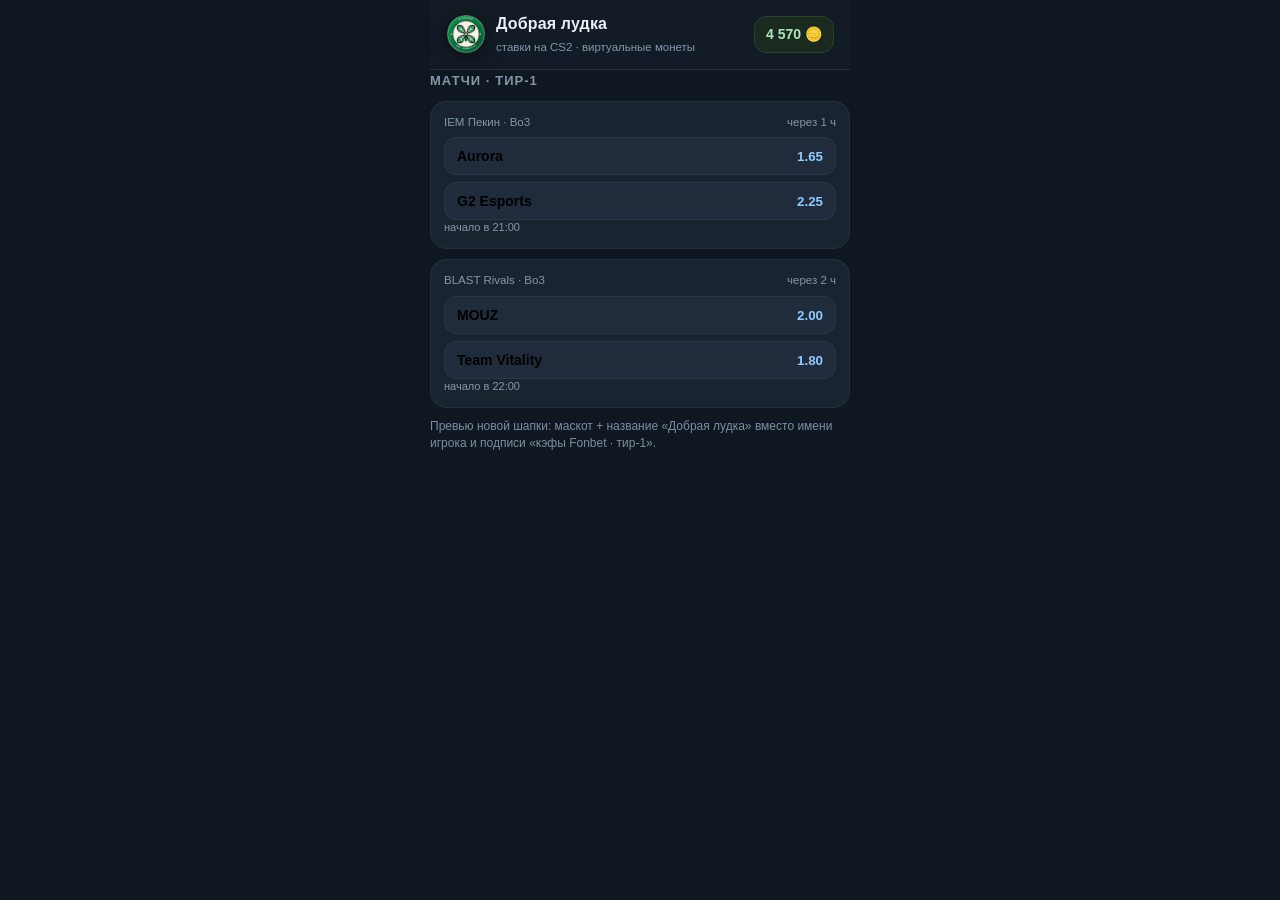
<file: docs/screens/14-header-preview.html>
<!doctype html>
<html lang="ru"><head><meta charset="utf-8">
<meta name="viewport" content="width=device-width,initial-scale=1">
<title>Добрая лудка — превью шапки</title>
<style>
:root{
    --bg:#0f1720; --bg2:#151d26; --card:#1a2431; --card2:#202c3b;
    --text:#eaf0f6; --muted:#8496a8; --accent:#4dabf7; --accent-soft:#1d3549;
    --ok:#37b24d; --warn:#f5a623; --bad:#e03131; --line:#22303f;
    --radius:16px; --tabbar:64px;
  }
body{margin:0;padding:0;background:var(--bg);color:var(--text);
    font-family:-apple-system,BlinkMacSystemFont,"Segoe UI",Roboto,"Helvetica Neue",Arial,sans-serif;
    font-size:15px;line-height:1.45;overscroll-behavior-y:contain}
body{padding-bottom:calc(var(--tabbar) + 12px)}
header{position:sticky;top:0;z-index:5;display:flex;align-items:center;gap:10px;
    padding:12px 16px;background:linear-gradient(180deg,#131c26,rgba(19,28,38,.92));
    backdrop-filter:blur(8px);border-bottom:1px solid var(--line)}
.mascot{width:40px;height:40px;flex:0 0 40px;object-fit:contain;
    filter:drop-shadow(0 4px 10px rgba(0,0,0,.45))}
.who .brand{font-size:16px;letter-spacing:.01em}
.who{flex:1;min-width:0}
.who b{display:block;font-size:14px;white-space:nowrap;overflow:hidden;text-overflow:ellipsis}
.who span{font-size:11.5px;color:var(--muted)}
.balance{display:flex;align-items:center;gap:6px;background:#1b2a1f;border:1px solid #23452c;
    color:#a9e6b8;padding:7px 11px;border-radius:12px;font-weight:700;font-size:14px;white-space:nowrap}
h2{font-size:13px;text-transform:uppercase;letter-spacing:.08em;color:var(--muted);
    margin:2px 0 10px;font-weight:700}
.card{background:var(--card);border:1px solid var(--line);border-radius:var(--radius);
    padding:12px 13px;margin-bottom:10px}
.card .top{display:flex;justify-content:space-between;gap:8px;color:var(--muted);font-size:11.5px;margin-bottom:7px}
.card .top .tour{white-space:nowrap;overflow:hidden;text-overflow:ellipsis}
.teams{display:flex;flex-direction:column;gap:7px}
.team{display:flex;gap:8px}
.odd{flex:1;display:flex;align-items:center;justify-content:space-between;gap:8px;
    background:var(--card2);border:1px solid #26374a;border-radius:12px;padding:10px 12px;
    transition:transform .08s ease,background .15s}
.odd .name{font-weight:600;font-size:14px;overflow:hidden;text-overflow:ellipsis;white-space:nowrap}
.odd .val{font-variant-numeric:tabular-nums;font-weight:800;color:#8ecbff}
.kick{display:block;font-size:11px;color:var(--muted)}
body{padding-bottom:12px}
.wrap{max-width:420px;margin:0 auto}
.note{max-width:420px;margin:10px auto 0;color:#7d8ea3;font-size:12px;padding:0 16px}
</style></head>
<body>
<div class="wrap">
  <header>
    <img class="mascot" src="[data-uri]" alt="Добрая лудка" width="40" height="40">
    <div class="who">
      <b class="brand">Добрая лудка</b>
      <span>ставки на CS2 · виртуальные монеты</span>
    </div>
    <div class="balance">4 570 🪙</div>
  </header>
  <main>
    <h2>Матчи · тир-1</h2>
    <div class="card">
      <div class="top"><span class="tour">IEM Пекин · Bo3</span><span>через 1 ч</span></div>
      <div class="teams">
        <div class="team"><button class="odd"><span class="name">Aurora</span><span class="val">1.65</span></button></div>
        <div class="team"><button class="odd"><span class="name">G2 Esports</span><span class="val">2.25</span></button></div>
      </div>
      <span class="kick">начало в 21:00</span>
    </div>
    <div class="card">
      <div class="top"><span class="tour">BLAST Rivals · Bo3</span><span>через 2 ч</span></div>
      <div class="teams">
        <div class="team"><button class="odd"><span class="name">MOUZ</span><span class="val">2.00</span></button></div>
        <div class="team"><button class="odd"><span class="name">Team Vitality</span><span class="val">1.80</span></button></div>
      </div>
      <span class="kick">начало в 22:00</span>
    </div>
  </main>
</div>
<div class="note">Превью новой шапки: маскот + название «Добрая лудка» вместо имени игрока и подписи «кэфы Fonbet · тир-1».</div>
</body></html>
</file>
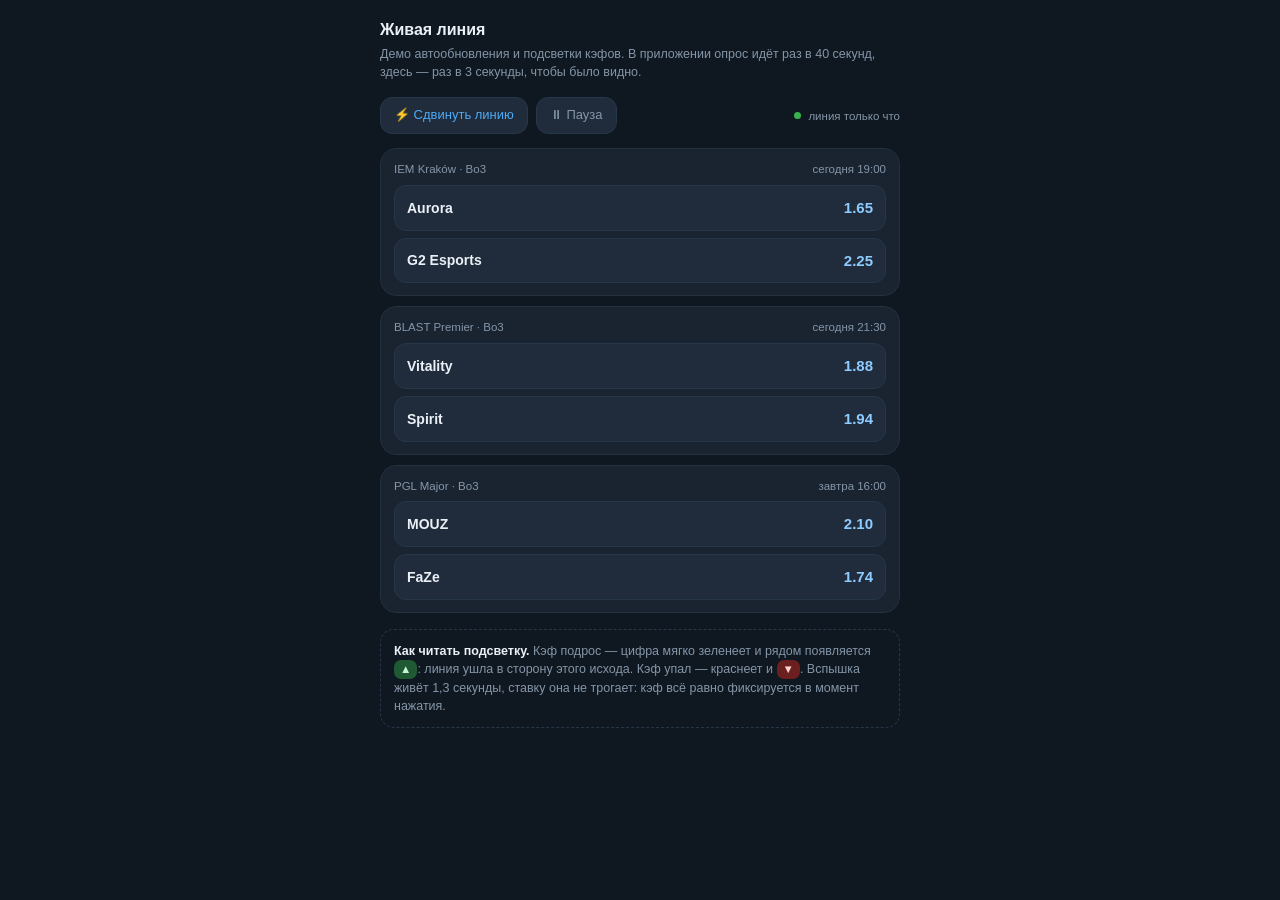
<file: docs/screens/16-live-odds.html>
<!DOCTYPE html>
<html lang="ru">
<head>
<meta charset="utf-8">
<meta name="viewport" content="width=device-width, initial-scale=1">
<title>Добрая лудка — живая линия (демо)</title>
<style>
  :root{
    --bg:#0f1720; --card:#1a2431; --card2:#202c3b; --text:#eaf0f6; --muted:#8496a8;
    --accent:#4dabf7; --line:#22303f; --radius:16px;
  }
  *{box-sizing:border-box}
  body{margin:0;background:var(--bg);color:var(--text);
    font-family:-apple-system,BlinkMacSystemFont,"Segoe UI",Roboto,"Helvetica Neue",Arial,sans-serif;
    font-size:15px;line-height:1.45;padding:18px 14px 40px}
  .wrap{max-width:520px;margin:0 auto}
  h1{font-size:16px;margin:0 0 4px}
  .sub{color:var(--muted);font-size:12.5px;margin:0 0 16px}

  .toolbar{display:flex;align-items:center;gap:8px;margin-bottom:14px;flex-wrap:wrap}
  button{font:inherit;color:inherit;border:0;background:none;cursor:pointer}
  .btn{display:inline-flex;align-items:center;gap:6px;padding:8px 13px;border-radius:12px;
    background:var(--card2);border:1px solid #26374a;font-size:13px;color:var(--accent)}
  .btn.ghost{color:var(--muted)}
  .btn:active{transform:scale(.98)}
  .pulse{display:inline-flex;align-items:center;gap:7px;margin-left:auto;font-size:11.5px;color:var(--muted)}
  .dot{width:7px;height:7px;border-radius:50%;background:#37b24d;box-shadow:0 0 0 0 rgba(55,178,77,.55);
    animation:pulse 2s infinite}
  @keyframes pulse{0%{box-shadow:0 0 0 0 rgba(55,178,77,.5)}70%{box-shadow:0 0 0 7px rgba(55,178,77,0)}100%{box-shadow:0 0 0 0 rgba(55,178,77,0)}}
  .dot.off{background:#8496a8;animation:none}

  .card{background:var(--card);border:1px solid var(--line);border-radius:var(--radius);
    padding:12px 13px;margin-bottom:10px}
  .card .top{display:flex;justify-content:space-between;gap:8px;color:var(--muted);font-size:11.5px;margin-bottom:7px}
  .card .top .tour{white-space:nowrap;overflow:hidden;text-overflow:ellipsis}
  .teams{display:flex;flex-direction:column;gap:7px}
  .team{display:flex;gap:8px}
  .odd{flex:1;display:flex;align-items:center;justify-content:space-between;gap:8px;
    background:var(--card2);border:1px solid #26374a;border-radius:12px;padding:10px 12px;
    transition:transform .08s ease,background .15s;cursor:pointer}
  .odd:hover{background:#27384c}
  .odd .name{font-weight:600;font-size:14px;overflow:hidden;text-overflow:ellipsis;white-space:nowrap}
  .odd .val{font-variant-numeric:tabular-nums;font-weight:800;color:#8ecbff;
    border-radius:8px;padding:1px 5px;margin-right:-5px;transition:color .3s,background .3s}

  /* мягкая вспышка: зелёная — кэф вырос, красная — упал */
  .odd .val.up{animation:odds-up 1.3s ease-out}
  .odd .val.down{animation:odds-down 1.3s ease-out}
  @keyframes odds-up{
    0%{background:#1f5a34;color:#c6f6d5}
    55%{background:rgba(55,178,77,.22);color:#8fe3a5}
    100%{background:transparent;color:#8ecbff}}
  @keyframes odds-down{
    0%{background:#6b1f1f;color:#ffd1d1}
    55%{background:rgba(224,49,49,.2);color:#ff9e9e}
    100%{background:transparent;color:#8ecbff}}
  .odd .val .arrow{font-size:9.5px;margin-left:3px;vertical-align:1.5px;opacity:.9}

  .legend{margin:16px 0 0;padding:12px 13px;border:1px dashed #26374a;border-radius:14px;
    color:var(--muted);font-size:12.5px}
  .legend b{color:var(--text)}
  .legend .k{display:inline-block;padding:1px 6px;border-radius:7px;font-weight:800;font-size:11.5px}
  .legend .k.up{background:#1f5a34;color:#c6f6d5}
  .legend .k.down{background:#6b1f1f;color:#ffd1d1}
</style>
</head>
<body>
<div class="wrap">
  <h1>Живая линия</h1>
  <p class="sub">Демо автообновления и подсветки кэфов. В приложении опрос идёт раз в 40 секунд, здесь — раз в 3 секунды, чтобы было видно.</p>

  <div class="toolbar">
    <button class="btn" id="tick">⚡ Сдвинуть линию</button>
    <button class="btn ghost" id="pause">⏸ Пауза</button>
    <span class="pulse"><span class="dot" id="dot"></span><span id="stamp">линия только что</span></span>
  </div>

  <div id="host"></div>

  <div class="legend">
    <b>Как читать подсветку.</b> Кэф подрос — цифра мягко зеленеет и рядом появляется <span class="k up">▲</span>:
    линия ушла в сторону этого исхода. Кэф упал — краснеет и <span class="k down">▼</span>.
    Вспышка живёт 1,3 секунды, ставку она не трогает: кэф всё равно фиксируется в момент нажатия.
  </div>
</div>

<script>
(() => {
  "use strict";
  const host = document.getElementById("host");
  const dot = document.getElementById("dot");
  const stamp = document.getElementById("stamp");
  const pauseBtn = document.getElementById("pause");

  const matches = [
    { id: 31, tour: "IEM Kraków · Bo3", kick: "сегодня 19:00", a: "Aurora", b: "G2 Esports", oa: 1.65, ob: 2.25 },
    { id: 32, tour: "BLAST Premier · Bo3", kick: "сегодня 21:30", a: "Vitality", b: "Spirit", oa: 1.88, ob: 1.94 },
    { id: 33, tour: "PGL Major · Bo3", kick: "завтра 16:00", a: "MOUZ", b: "FaZe", oa: 2.10, ob: 1.74 },
  ];

  const prev = {};
  let timer = null;
  let lastTick = Date.now();

  const oddsText = (n) => Number(n).toFixed(2);

  function render() {
    host.textContent = "";
    for (const m of matches) {
      const card = document.createElement("div");
      card.className = "card";

      const top = document.createElement("div");
      top.className = "top";
      const tour = document.createElement("span");
      tour.className = "tour";
      tour.textContent = m.tour;
      const kick = document.createElement("span");
      kick.textContent = m.kick;
      top.append(tour, kick);
      card.append(top);

      const teams = document.createElement("div");
      teams.className = "teams";

      [["a", m.a, m.oa], ["b", m.b, m.ob]].forEach(([side, name, value]) => {
        const row = document.createElement("div");
        row.className = "team";
        const btn = document.createElement("button");
        btn.className = "odd";
        btn.type = "button";

        const nameEl = document.createElement("span");
        nameEl.className = "name";
        nameEl.textContent = name;

        const val = document.createElement("span");
        val.className = "val";
        val.textContent = oddsText(value);

        const key = m.id + ":" + side;
        const before = prev[key];
        if (before !== undefined && Number(before) !== Number(value)) {
          const grew = Number(value) > Number(before);
          const arrow = document.createElement("span");
          arrow.className = "arrow";
          arrow.textContent = grew ? "▲" : "▼";
          val.classList.add(grew ? "up" : "down");
          val.append(arrow);
          setTimeout(() => {
            val.classList.remove("up", "down");
            arrow.remove();
          }, 1400);
        }
        prev[key] = value;

        btn.append(nameEl, val);
        row.append(btn);
        teams.append(row);
      });

      card.append(teams);
      host.append(card);
    }
    lastTick = Date.now();
    updateStamp();
  }

  function updateStamp() {
    const sec = Math.round((Date.now() - lastTick) / 1000);
    stamp.textContent = sec < 2 ? "линия только что" : "линия " + sec + " сек назад";
  }

  // сдвиг линии: у одного-двух исходов кэф меняется на несколько сотых
  function nudge() {
    const sides = Math.random() < 0.45 ? 1 : 2;
    for (let i = 0; i < sides; i++) {
      const m = matches[Math.floor(Math.random() * matches.length)];
      const field = Math.random() < 0.5 ? "oa" : "ob";
      const delta = (Math.random() < 0.5 ? 1 : -1) * (0.02 + Math.random() * 0.14);
      const next = Math.min(9, Math.max(1.05, m[field] + delta));
      m[field] = Math.round(next * 100) / 100;
    }
    render();
  }

  function start() {
    stop();
    dot.classList.remove("off");
    pauseBtn.textContent = "⏸ Пауза";
    timer = setInterval(nudge, 3000);
    render();
  }

  function stop() {
    if (timer) clearInterval(timer);
    timer = null;
    dot.classList.add("off");
    pauseBtn.textContent = "▶ Продолжить";
  }

  document.getElementById("tick").addEventListener("click", nudge);
  pauseBtn.addEventListener("click", () => (timer ? stop() : start()));
  setInterval(updateStamp, 1000);

  start();
})();
</script>
</body>
</html>
</file>
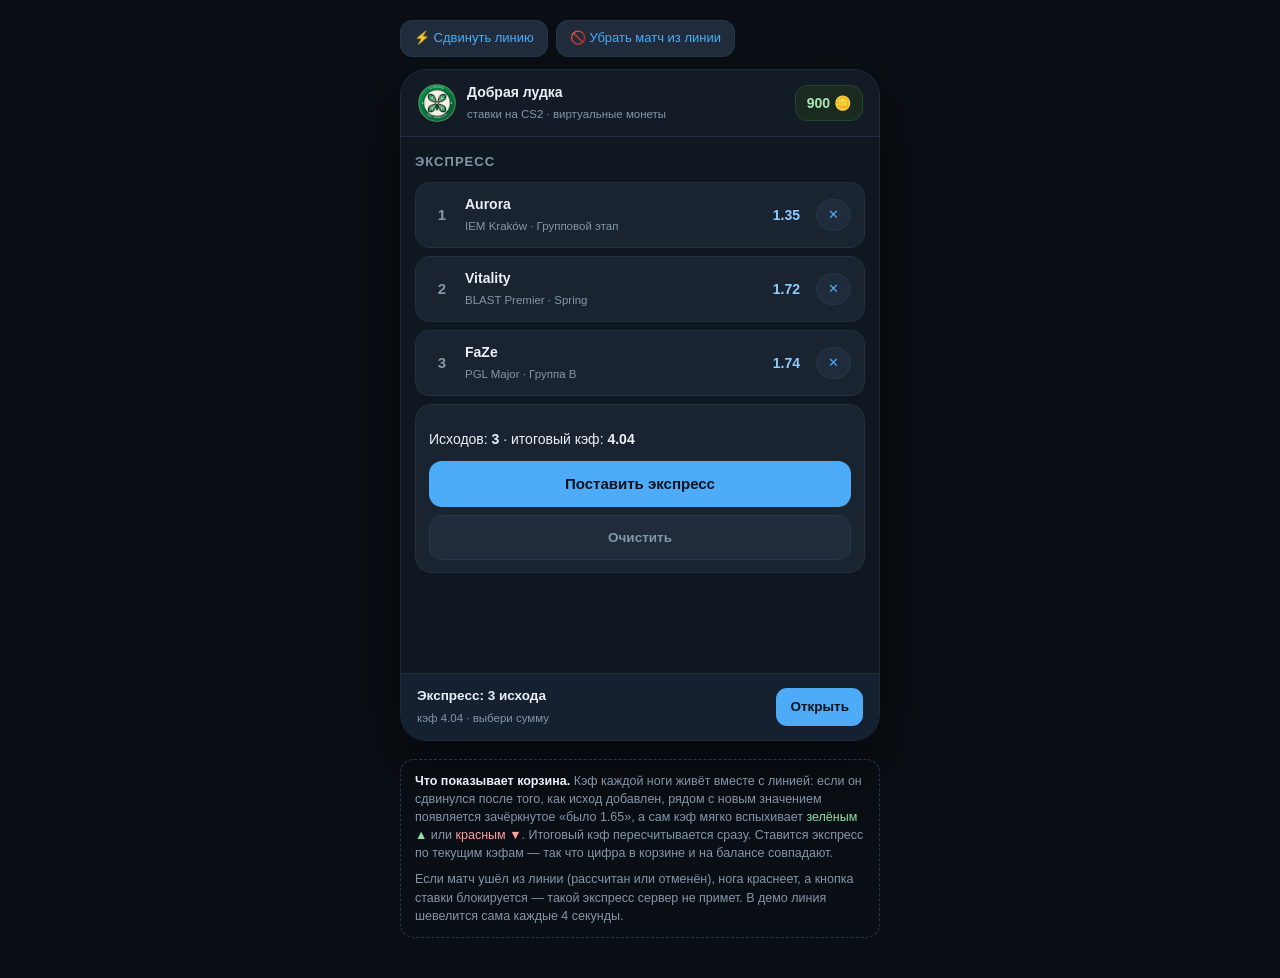
<file: docs/screens/18-cart-odds.html>
<!DOCTYPE html>
<html lang="ru">
<head>
<meta charset="utf-8">
<meta name="viewport" content="width=device-width, initial-scale=1">
<title>Добрая лудка — корзина экспресса</title>
<style>
  :root{
    --bg:#0f1720; --card:#1a2431; --card2:#202c3b; --text:#eaf0f6; --muted:#8496a8;
    --accent:#4dabf7; --line:#22303f; --warn:#f5a623; --radius:16px;
  }
  *{box-sizing:border-box}
  body{margin:0;background:#0a0f15;color:var(--text);padding:20px 14px 40px;
    font-family:-apple-system,BlinkMacSystemFont,"Segoe UI",Roboto,"Helvetica Neue",Arial,sans-serif;
    font-size:15px;line-height:1.45}
  .phone{max-width:480px;margin:0 auto;background:var(--bg);border:1px solid #1d2a38;
    border-radius:26px;overflow:hidden;box-shadow:0 24px 60px rgba(0,0,0,.5)}
  header{display:flex;align-items:center;gap:10px;padding:12px 16px;
    background:linear-gradient(180deg,#131c26,rgba(19,28,38,.92));border-bottom:1px solid var(--line)}
  .mascot{width:40px;height:40px;flex:0 0 40px;object-fit:contain}
  .who{flex:1;min-width:0}
  .who b{display:block;font-size:14px}
  .who span{font-size:11.5px;color:var(--muted)}
  .balance{display:flex;align-items:center;gap:6px;background:#1b2a1f;border:1px solid #23452c;
    color:#a9e6b8;padding:7px 11px;border-radius:12px;font-weight:700;font-size:14px;white-space:nowrap}
  main{padding:14px 14px 90px}
  h2{font-size:13px;text-transform:uppercase;letter-spacing:.08em;color:var(--muted);
    margin:2px 0 10px;font-weight:700}
  button{font:inherit;color:inherit;border:0;background:none;cursor:pointer}

  .card{background:var(--card);border:1px solid var(--line);border-radius:var(--radius);
    padding:12px 13px;margin-bottom:10px}

  .rowcard{display:flex;align-items:center;gap:10px;background:var(--card);
    border:1px solid var(--line);border-radius:14px;padding:11px 13px;margin-bottom:8px}
  .rowcard .rank{width:26px;text-align:center;font-weight:800;color:var(--muted)}
  .rowcard .grow{flex:1;min-width:0}
  .rowcard .grow b{display:block;font-size:14px;overflow:hidden;text-overflow:ellipsis;white-space:nowrap}
  .rowcard .grow span{font-size:11.5px;color:var(--muted)}
  .rowcard .val{font-variant-numeric:tabular-nums;font-weight:800;font-size:14px;color:#8ecbff;
    border-radius:8px;padding:2px 6px;transition:color .3s,background .3s}
  .rowcard .val .arrow{font-size:9.5px;margin-left:3px;vertical-align:1.5px;opacity:.9}
  .rowcard .was{font-size:11.5px;color:var(--muted);text-decoration:line-through}
  .rowcard.missing{border-color:#5a2b2b}
  .rowcard.missing .grow span{color:#ff9e9e}

  .rowcard .val.up{animation:odds-up 1.3s ease-out}
  .rowcard .val.down{animation:odds-down 1.3s ease-out}
  @keyframes odds-up{0%{background:#1f5a34;color:#c6f6d5}55%{background:rgba(55,178,77,.22);color:#8fe3a5}100%{background:transparent;color:#8ecbff}}
  @keyframes odds-down{0%{background:#6b1f1f;color:#ffd1d1}55%{background:rgba(224,49,49,.2);color:#ff9e9e}100%{background:transparent;color:#8ecbff}}

  .chip{display:inline-flex;align-items:center;gap:6px;padding:6px 11px;border-radius:999px;
    background:var(--card2);border:1px solid #26374a;font-size:12.5px;color:var(--accent)}
  .summary{margin:12px 0 4px;font-size:14px;color:var(--text)}
  .summary .hint{font-size:12px;color:var(--warn);margin-top:6px}
  .btn{display:block;width:100%;text-align:center;padding:12px;border-radius:13px;
    background:var(--accent);color:#08131e;font-weight:800;font-size:15px;margin-top:12px}
  .btn[disabled]{background:#25313d;color:#5d7183;cursor:not-allowed}
  .btn.ghost{background:var(--card2);border:1px solid #26374a;color:var(--muted);
    font-weight:600;font-size:13.5px;margin-top:8px}

  .cartbar{position:sticky;bottom:0;display:flex;align-items:center;gap:12px;
    background:#152030;border-top:1px solid var(--line);padding:12px 16px}
  .cartbar .t{flex:1;min-width:0}
  .cartbar .t b{display:block;font-size:13.5px}
  .cartbar .t span{font-size:11.5px;color:var(--muted)}
  .cartbar .go{background:var(--accent);color:#08131e;font-weight:800;border-radius:11px;
    padding:9px 14px;font-size:13.5px}

  .moved{margin-left:auto;font-size:11.5px;color:var(--muted)}

  .foot{max-width:480px;margin:18px auto 0;color:var(--muted);font-size:12.5px;
    border:1px dashed #26374a;border-radius:14px;padding:12px 14px}
  .foot b{color:var(--text)}
  .toolbar{max-width:480px;margin:0 auto 12px;display:flex;gap:8px;flex-wrap:wrap}
  .toolbar button{background:var(--card2);border:1px solid #26374a;border-radius:12px;
    padding:8px 13px;font-size:13px;color:var(--accent)}
</style>
</head>
<body>
<div class="toolbar">
  <button id="tick" type="button">⚡ Сдвинуть линию</button>
  <button id="drop" type="button">🚫 Убрать матч из линии</button>
</div>

<div class="phone">
  <header>
    <img class="mascot" src="[data-uri]" alt="">
    <div class="who"><b>Добрая лудка</b><span>ставки на CS2 · виртуальные монеты</span></div>
    <div class="balance">900 🪙</div>
  </header>
  <main>
    <h2>Экспресс</h2>
    <div id="rows"></div>
    <div class="card">
      <div class="summary" id="summary"></div>
      <button class="btn" id="place" type="button">Поставить экспресс</button>
      <button class="btn ghost" type="button">Очистить</button>
    </div>
  </main>
  <div class="cartbar">
    <div class="t"><b id="barTitle"></b><span id="barOdds"></span></div>
    <button class="go" type="button">Открыть</button>
  </div>
</div>

<div class="foot">
  <b>Что показывает корзина.</b> Кэф каждой ноги живёт вместе с линией: если он сдвинулся после того,
  как исход добавлен, рядом с новым значением появляется зачёркнутое «было 1.65», а сам кэф мягко
  вспыхивает <span style="color:#8fe3a5">зелёным ▲</span> или <span style="color:#ff9e9e">красным ▼</span>.
  Итоговый кэф пересчитывается сразу. Ставится экспресс по текущим кэфам — так что цифра в корзине
  и на балансе совпадают.
  <div style="margin-top:8px">Если матч ушёл из линии (рассчитан или отменён), нога краснеет, а кнопка
  ставки блокируется — такой экспресс сервер не примет. В демо линия шевелится сама каждые 4 секунды.</div>
</div>

<script>
(() => {
  "use strict";
  const rows = document.getElementById("rows");
  const summary = document.getElementById("summary");
  const place = document.getElementById("place");
  const oddsText = (n) => Number(n).toFixed(2);

  // кэфы в линии
  const line = {
    7: { oa: 1.35, ob: 3.10 },
    8: { oa: 1.72, ob: 2.08 },
    11: { oa: 2.10, ob: 1.74 },
  };

  const cart = [
    { match_id: 7, side: "a", team: "Aurora", tournament: "IEM Kraków · Групповой этап", odds: 1.35, base: 1.35 },
    { match_id: 8, side: "a", team: "Vitality", tournament: "BLAST Premier · Spring", odds: 1.72, base: 1.72 },
    { match_id: 11, side: "b", team: "FaZe", tournament: "PGL Major · Группа B", odds: 1.74, base: 1.74 },
  ];

  function cartOdds() {
    return cart.reduce((acc, leg) => acc * Number(leg.odds), 1);
  }

  function syncCart() {
    cart.forEach((leg) => {
      const row = line[leg.match_id];
      if (!row) {
        leg.missing = true;
        return;
      }
      delete leg.missing;
      const current = leg.side === "a" ? row.oa : row.ob;
      if (current && Number(current) !== Number(leg.odds)) {
        const grew = Number(current) > Number(leg.odds);
        leg.odds = current;
        leg.flash = { dir: grew ? "up" : "down", at: Date.now() };
      }
    });
  }

  function render() {
    rows.textContent = "";
    cart.forEach((leg, index) => {
      const row = document.createElement("div");
      row.className = "rowcard" + (leg.missing ? " missing" : "");

      const num = document.createElement("div");
      num.className = "rank";
      num.textContent = String(index + 1);

      const grow = document.createElement("div");
      grow.className = "grow";
      const title = document.createElement("b");
      title.textContent = leg.team;
      const sub = document.createElement("span");
      sub.textContent = leg.missing ? "матч уже не в линии — убери исход" : leg.tournament;
      if (!leg.missing && leg.base !== undefined && Number(leg.base) !== Number(leg.odds)) {
        sub.append(document.createTextNode(" · было "));
        const was = document.createElement("span");
        was.className = "was";
        was.textContent = oddsText(leg.base);
        sub.append(was);
      }
      grow.append(title, sub);

      const val = document.createElement("span");
      val.className = "val";
      val.textContent = oddsText(leg.odds);
      if (leg.flash && Date.now() - leg.flash.at < 1600) {
        const arrow = document.createElement("span");
        arrow.className = "arrow";
        arrow.textContent = leg.flash.dir === "up" ? "▲" : "▼";
        val.classList.add(leg.flash.dir);
        val.append(arrow);
        const at = leg.flash.at;
        setTimeout(() => {
          val.classList.remove("up", "down");
          arrow.remove();
          if (leg.flash && leg.flash.at === at) delete leg.flash;
        }, 1400);
      }

      const del = document.createElement("button");
      del.className = "chip";
      del.type = "button";
      del.textContent = "✕";
      del.addEventListener("click", () => {
        const idx = cart.indexOf(leg);
        if (idx >= 0) cart.splice(idx, 1);
        render();
      });

      row.append(num, grow, val, del);
      rows.append(row);
    });

    const total = cartOdds();
    const broken = cart.some((leg) => leg.missing);
    summary.textContent = "";
    const line1 = document.createElement("div");
    line1.innerHTML = "Исходов: <b>" + cart.length + "</b> · итоговый кэф: <b>" + oddsText(total) + "</b>";
    summary.append(line1);
    if (broken) {
      const hint = document.createElement("div");
      hint.className = "hint";
      hint.textContent = "Один из матчей уже не в линии — убери его, иначе экспресс не собрать.";
      summary.append(hint);
    }
    place.disabled = broken;

    document.getElementById("barTitle").textContent = "Экспресс: " + cart.length + " исхода";
    document.getElementById("barOdds").textContent = cart.length < 2
      ? "добавь ещё минимум один"
      : "кэф " + oddsText(total) + " · выбери сумму";
  }

  function nudge() {
    const ids = Object.keys(line).map(Number);
    const id = ids[Math.floor(Math.random() * ids.length)];
    const field = Math.random() < 0.5 ? "oa" : "ob";
    const delta = (Math.random() < 0.5 ? 1 : -1) * (0.04 + Math.random() * 0.25);
    line[id][field] = Math.round(Math.min(9, Math.max(1.05, line[id][field] + delta)) * 100) / 100;
    syncCart();
    render();
  }

  document.getElementById("tick").addEventListener("click", nudge);
  document.getElementById("drop").addEventListener("click", () => {
    delete line[11];
    syncCart();
    render();
  });

  syncCart();
  render();
  setInterval(nudge, 4000);
})();
</script>
</body>
</html>
</file>
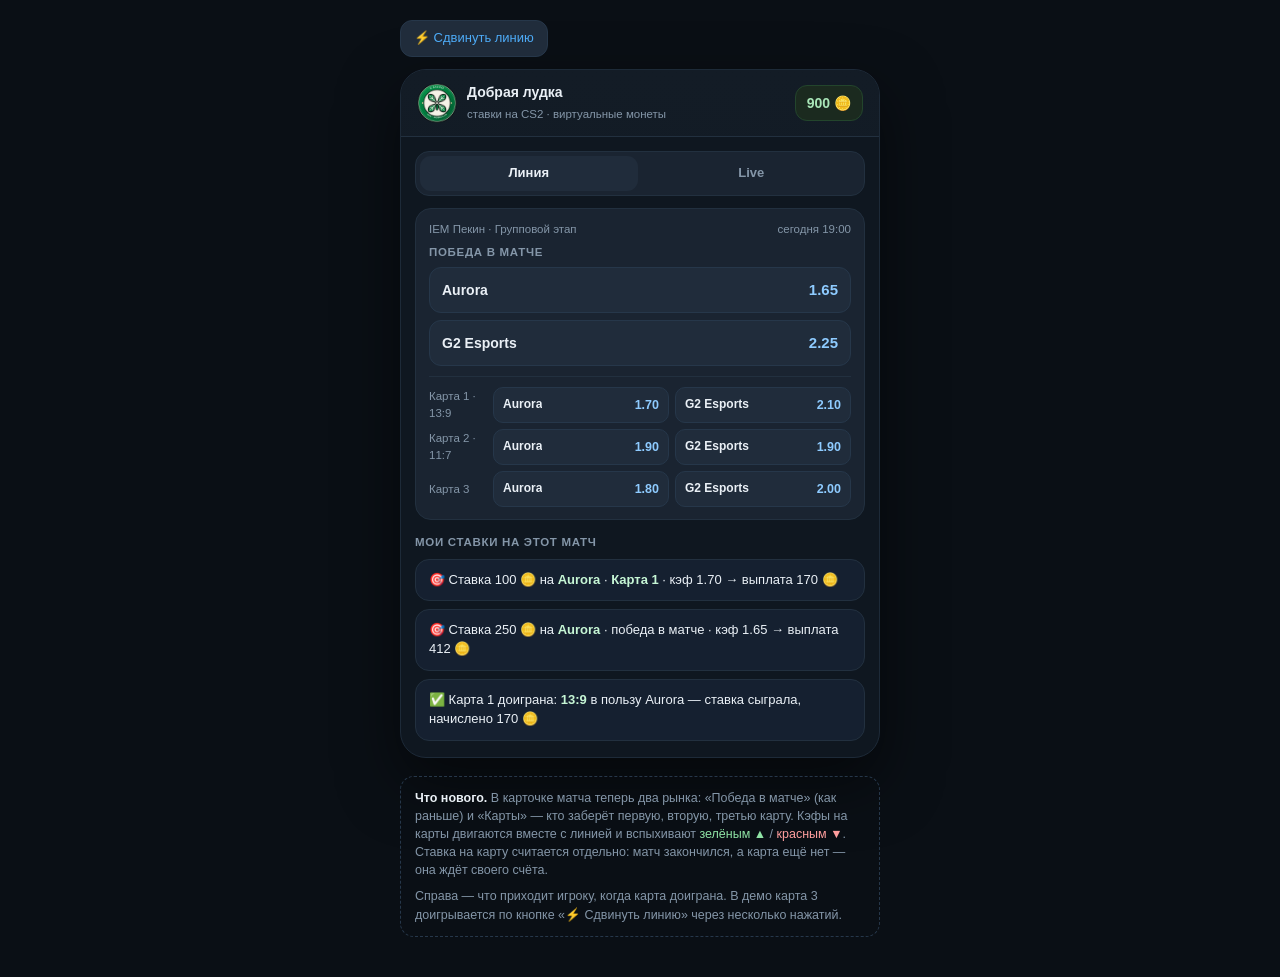
<file: docs/screens/19-map-markets.html>
<!DOCTYPE html>
<html lang="ru">
<head>
<meta charset="utf-8">
<meta name="viewport" content="width=device-width, initial-scale=1">
<title>Добрая лудка — ставки на карту</title>
<style>
  :root{--bg:#0f1720;--card:#1a2431;--card2:#202c3b;--text:#eaf0f6;--muted:#8496a8;
    --accent:#4dabf7;--line:#22303f;--radius:16px}
  *{box-sizing:border-box}
  body{margin:0;background:#0a0f15;color:var(--text);padding:20px 14px 40px;
    font-family:-apple-system,BlinkMacSystemFont,"Segoe UI",Roboto,"Helvetica Neue",Arial,sans-serif;
    font-size:15px;line-height:1.45}
  .phone{max-width:480px;margin:0 auto;background:var(--bg);border:1px solid #1d2a38;
    border-radius:26px;overflow:hidden;box-shadow:0 24px 60px rgba(0,0,0,.5)}
  header{display:flex;align-items:center;gap:10px;padding:12px 16px;
    background:linear-gradient(180deg,#131c26,rgba(19,28,38,.92));border-bottom:1px solid var(--line)}
  .mascot{width:40px;height:40px;flex:0 0 40px;object-fit:contain}
  .who{flex:1;min-width:0}.who b{display:block;font-size:14px}
  .who span{font-size:11.5px;color:var(--muted)}
  .balance{background:#1b2a1f;border:1px solid #23452c;color:#a9e6b8;padding:7px 11px;
    border-radius:12px;font-weight:700;font-size:14px}
  main{padding:14px 14px 8px}
  button{font:inherit;color:inherit;border:0;background:none;cursor:pointer}

  .segments{display:flex;gap:5px;background:var(--card);border:1px solid var(--line);
    border-radius:14px;padding:4px;margin:0 0 12px}
  .seg{flex:1;padding:8px;border-radius:11px;font-size:13px;font-weight:700;color:var(--muted);
    display:flex;align-items:center;justify-content:center;gap:6px}
  .seg.active{background:var(--card2);color:var(--text)}

  .card{background:var(--card);border:1px solid var(--line);border-radius:var(--radius);
    padding:12px 13px;margin-bottom:10px}
  .card .top{display:flex;justify-content:space-between;gap:8px;color:var(--muted);
    font-size:11.5px;margin-bottom:7px}
  .market-title{font-size:11.5px;text-transform:uppercase;letter-spacing:.06em;color:var(--muted);
    font-weight:700;margin:2px 0 6px}
  .teams{display:flex;flex-direction:column;gap:7px}
  .team{display:flex;gap:8px}
  .odd{flex:1;display:flex;align-items:center;justify-content:space-between;gap:8px;
    background:var(--card2);border:1px solid #26374a;border-radius:12px;padding:10px 12px;
    transition:transform .08s,background .15s}
  .odd:active{transform:scale(.985);background:#27384c}
  .odd .name{font-weight:600;font-size:14px;overflow:hidden;text-overflow:ellipsis;white-space:nowrap}
  .odd .val{font-variant-numeric:tabular-nums;font-weight:800;color:#8ecbff;border-radius:8px;
    padding:1px 5px;margin-right:-5px;transition:color .3s,background .3s}
  .odd .val.up{animation:odds-up 1.3s ease-out}
  .odd .val.down{animation:odds-down 1.3s ease-out}
  @keyframes odds-up{0%{background:#1f5a34;color:#c6f6d5}55%{background:rgba(55,178,77,.22);color:#8fe3a5}100%{background:transparent;color:#8ecbff}}
  @keyframes odds-down{0%{background:#6b1f1f;color:#ffd1d1}55%{background:rgba(224,49,49,.2);color:#ff9e9e}100%{background:transparent;color:#8ecbff}}
  .odd .val .arrow{font-size:9.5px;margin-left:3px;vertical-align:1.5px}
  .maps{margin-top:10px;padding-top:10px;border-top:1px solid #22303f;
    display:flex;flex-direction:column;gap:6px}
  .maprow{display:flex;align-items:center;gap:6px}
  .maplabel{flex:0 0 58px;font-size:11.5px;color:var(--muted)}
  .odd.small{flex:1;padding:7px 9px;border-radius:10px;gap:5px}
  .odd.small .name{font-size:12px}
  .odd.small .val{font-size:12.5px}
  .chip{display:inline-flex;align-items:center;gap:6px;padding:6px 11px;border-radius:999px;
    background:var(--card2);border:1px solid #26374a;font-size:12.5px;color:var(--accent);margin-top:9px}

  .foot{max-width:480px;margin:18px auto 0;color:var(--muted);font-size:12.5px;
    border:1px dashed #26374a;border-radius:14px;padding:12px 14px}
  .foot b{color:var(--text)}
  .toolbar{max-width:480px;margin:0 auto 12px;display:flex;gap:8px;flex-wrap:wrap}
  .toolbar button{background:var(--card2);border:1px solid #26374a;border-radius:12px;
    padding:8px 13px;font-size:13px;color:var(--accent)}
  .msg{background:#152030;border:1px solid var(--line);border-radius:14px;padding:11px 13px;
    font-size:13px;margin-bottom:8px}
  .msg b{color:#c6f6d5}
  .msg .h{color:#ffd1d1}
</style>
</head>
<body>
<div class="toolbar">
  <button id="tick" type="button">⚡ Сдвинуть линию</button>
</div>

<div class="phone">
  <header>
    <img class="mascot" src="[data-uri]" alt="">
    <div class="who"><b>Добрая лудка</b><span>ставки на CS2 · виртуальные монеты</span></div>
    <div class="balance">900 🪙</div>
  </header>
  <main>
    <div class="segments">
      <button class="seg active" type="button">Линия</button>
      <button class="seg" type="button">Live</button>
    </div>
    <div id="host"></div>
  </main>
</div>

<div class="foot">
  <b>Что нового.</b> В карточке матча теперь два рынка: «Победа в матче» (как раньше) и «Карты» —
  кто заберёт первую, вторую, третью карту. Кэфы на карты двигаются вместе с линией и вспыхивают
  <span style="color:#8fe3a5">зелёным ▲</span> / <span style="color:#ff9e9e">красным ▼</span>.
  Ставка на карту считается отдельно: матч закончился, а карта ещё нет — она ждёт своего счёта.
  <div style="margin-top:8px">Справа — что приходит игроку, когда карта доиграна. В демо карта 3
  доигрывается по кнопке «⚡ Сдвинуть линию» через несколько нажатий.</div>
</div>

<script>
(() => {
  "use strict";
  const host = document.getElementById("host");
  const prev = {};
  const oddsText = (n) => Number(n).toFixed(2);

  const match = {
    id: 1, tour: "IEM Пекин · Групповой этап", kick: "сегодня 19:00",
    a: "Aurora", b: "G2 Esports", oa: 1.65, ob: 2.25,
    maps: [
      { id: 11, number: 1, oa: 1.70, ob: 2.10, score: "13:9" },
      { id: 12, number: 2, oa: 1.90, ob: 1.90, score: "11:7" },
      { id: 13, number: 3, oa: 1.80, ob: 2.00, score: null },
    ],
  };

  function oddButton(side, value, key, compact) {
    const btn = document.createElement("button");
    btn.className = "odd" + (compact ? " small" : "");
    btn.type = "button";
    const name = document.createElement("span");
    name.className = "name";
    name.textContent = side === "a" ? match.a : match.b;
    const val = document.createElement("span");
    val.className = "val";
    val.textContent = oddsText(value);

    const before = prev[key];
    if (before !== undefined && Number(before) !== Number(value)) {
      const grew = Number(value) > Number(before);
      const arrow = document.createElement("span");
      arrow.className = "arrow";
      arrow.textContent = grew ? "▲" : "▼";
      val.classList.add(grew ? "up" : "down");
      val.append(arrow);
      setTimeout(() => { val.classList.remove("up", "down"); arrow.remove(); }, 1400);
    }
    prev[key] = value;
    btn.append(name, val);
    return btn;
  }

  function render() {
    host.textContent = "";
    const card = document.createElement("div");
    card.className = "card";

    const top = document.createElement("div");
    top.className = "top";
    const tour = document.createElement("span");
    tour.textContent = match.tour;
    const kick = document.createElement("span");
    kick.textContent = match.kick;
    top.append(tour, kick);
    card.append(top);

    const t1 = document.createElement("div");
    t1.className = "market-title";
    t1.textContent = "Победа в матче";
    card.append(t1);

    const teams = document.createElement("div");
    teams.className = "teams";
    ["a", "b"].forEach((side) => {
      const row = document.createElement("div");
      row.className = "team";
      row.append(oddButton(side, side === "a" ? match.oa : match.ob, match.id + ":" + side));
      teams.append(row);
    });
    card.append(teams);

    const box = document.createElement("div");
    box.className = "maps";
    match.maps.forEach((map) => {
      const row = document.createElement("div");
      row.className = "maprow";
      const label = document.createElement("span");
      label.className = "maplabel";
      label.textContent = "Карта " + map.number + (map.score ? " · " + map.score : "");
      row.append(label);
      ["a", "b"].forEach((side) => {
        row.append(oddButton(side, side === "a" ? map.oa : map.ob, "m" + map.id + ":" + side, true));
      });
      box.append(row);
    });
    card.append(box);
    host.append(card);

    const betsTitle = document.createElement("div");
    betsTitle.className = "market-title";
    betsTitle.style.margin = "14px 0 8px";
    betsTitle.textContent = "Мои ставки на этот матч";
    host.append(betsTitle);

    const my = document.createElement("div");
    my.innerHTML =
      '<div class="msg">🎯 Ставка 100 🪙 на <b>Aurora</b> · <b>Карта 1</b> · кэф 1.70 → выплата 170 🪙</div>' +
      '<div class="msg">🎯 Ставка 250 🪙 на <b>Aurora</b> · победа в матче · кэф 1.65 → выплата 412 🪙</div>' +
      '<div class="msg">✅ Карта 1 доиграна: <b>13:9</b> в пользу Aurora — ставка сыграла, начислено 170 🪙';
    host.append(my);
  }

  function nudge() {
    const map = match.maps[Math.floor(Math.random() * match.maps.length)];
    const field = Math.random() < 0.5 ? "oa" : "ob";
    const delta = (Math.random() < 0.5 ? 1 : -1) * (0.03 + Math.random() * 0.2);
    map[field] = Math.round(Math.min(9, Math.max(1.05, map[field] + delta)) * 100) / 100;
    // третья карта «доигрывается» — показывает, что счёт по раундам тоже приходит из линии
    const third = match.maps[2];
    if (third.score) {
      const [x, y] = third.score.split(":").map(Number);
      third.score = x >= y ? (x + 1) + ":" + y : x + ":" + (y + 1);
    } else {
      third.score = "1:0";
    }
    render();
  }

  document.getElementById("tick").addEventListener("click", nudge);
  render();
  setInterval(nudge, 3500);
})();
</script>
</body>
</html>
</file>
